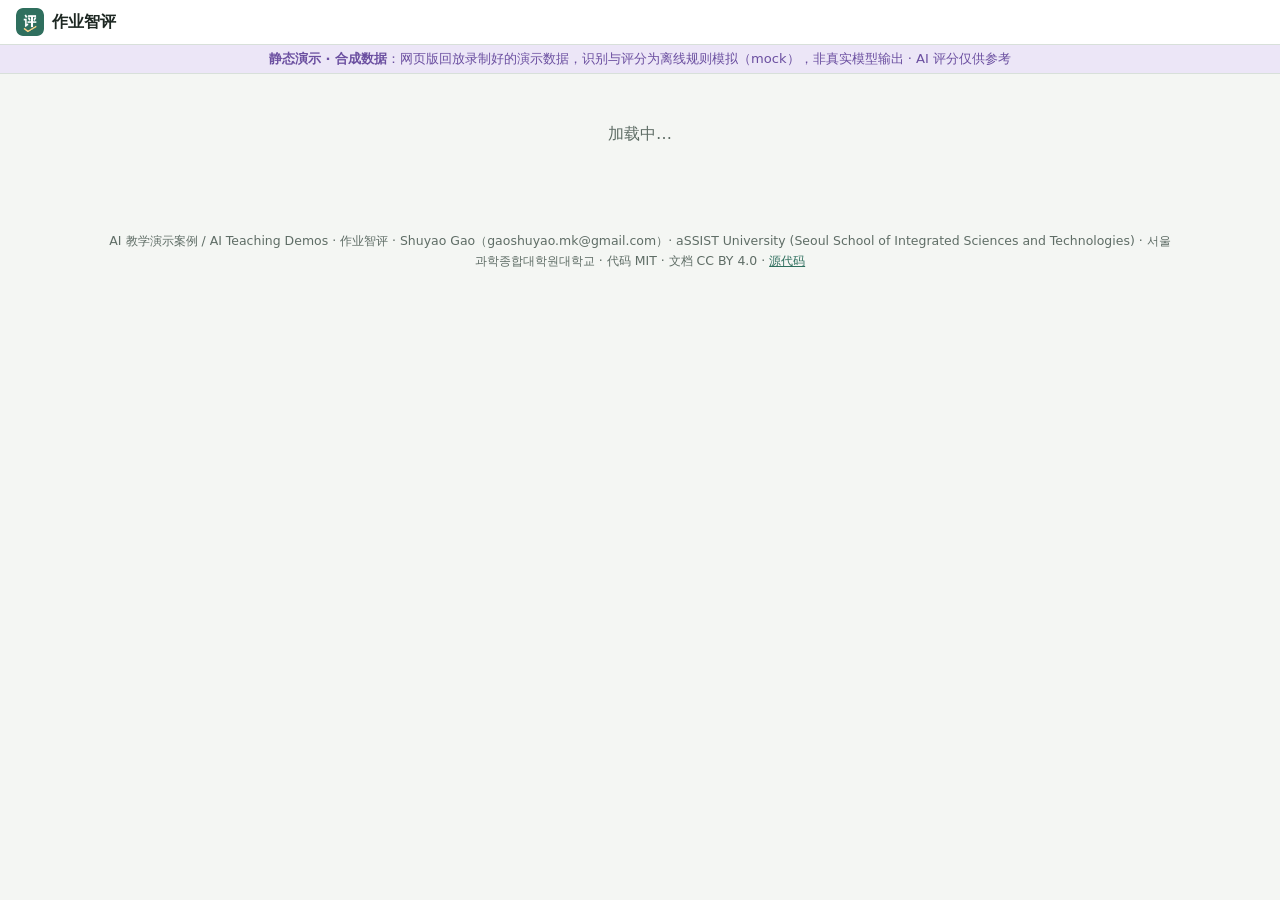
<file: index.html>
<!doctype html>
<html lang="zh-CN">
<head>
<meta charset="utf-8">
<meta name="viewport" content="width=device-width, initial-scale=1">
<title>作业智评 · 静态演示</title>
<!-- 仓库根目录的入口：GitHub Pages 打开 https://shuyaogao.github.io/homework-ai-grading-lab/ 时直接进入演示首页 -->
<meta http-equiv="refresh" content="0; url=play/index.html#/demo">
<link rel="canonical" href="play/index.html">
<link rel="icon" href="play/icons/icon-192.png" type="image/png">
<style>
  body { margin: 0; padding: 24px 16px; background: #f4f6f3; color: #1f2a26; font-family: "Microsoft YaHei", "PingFang SC", system-ui, sans-serif; line-height: 1.7; }
  a { color: #2f6f5e; }
</style>
</head>
<body>
<p>正在打开作业智评的在线演示（静态演示 · 合成数据）……</p>
<p>没有自动跳转的话，点这里：<a href="play/index.html#/demo">打开演示（play/index.html）</a></p>
<p>产品展示页：<a href="showcase/index.html">showcase/index.html</a></p>
</body>
</html>
</file>
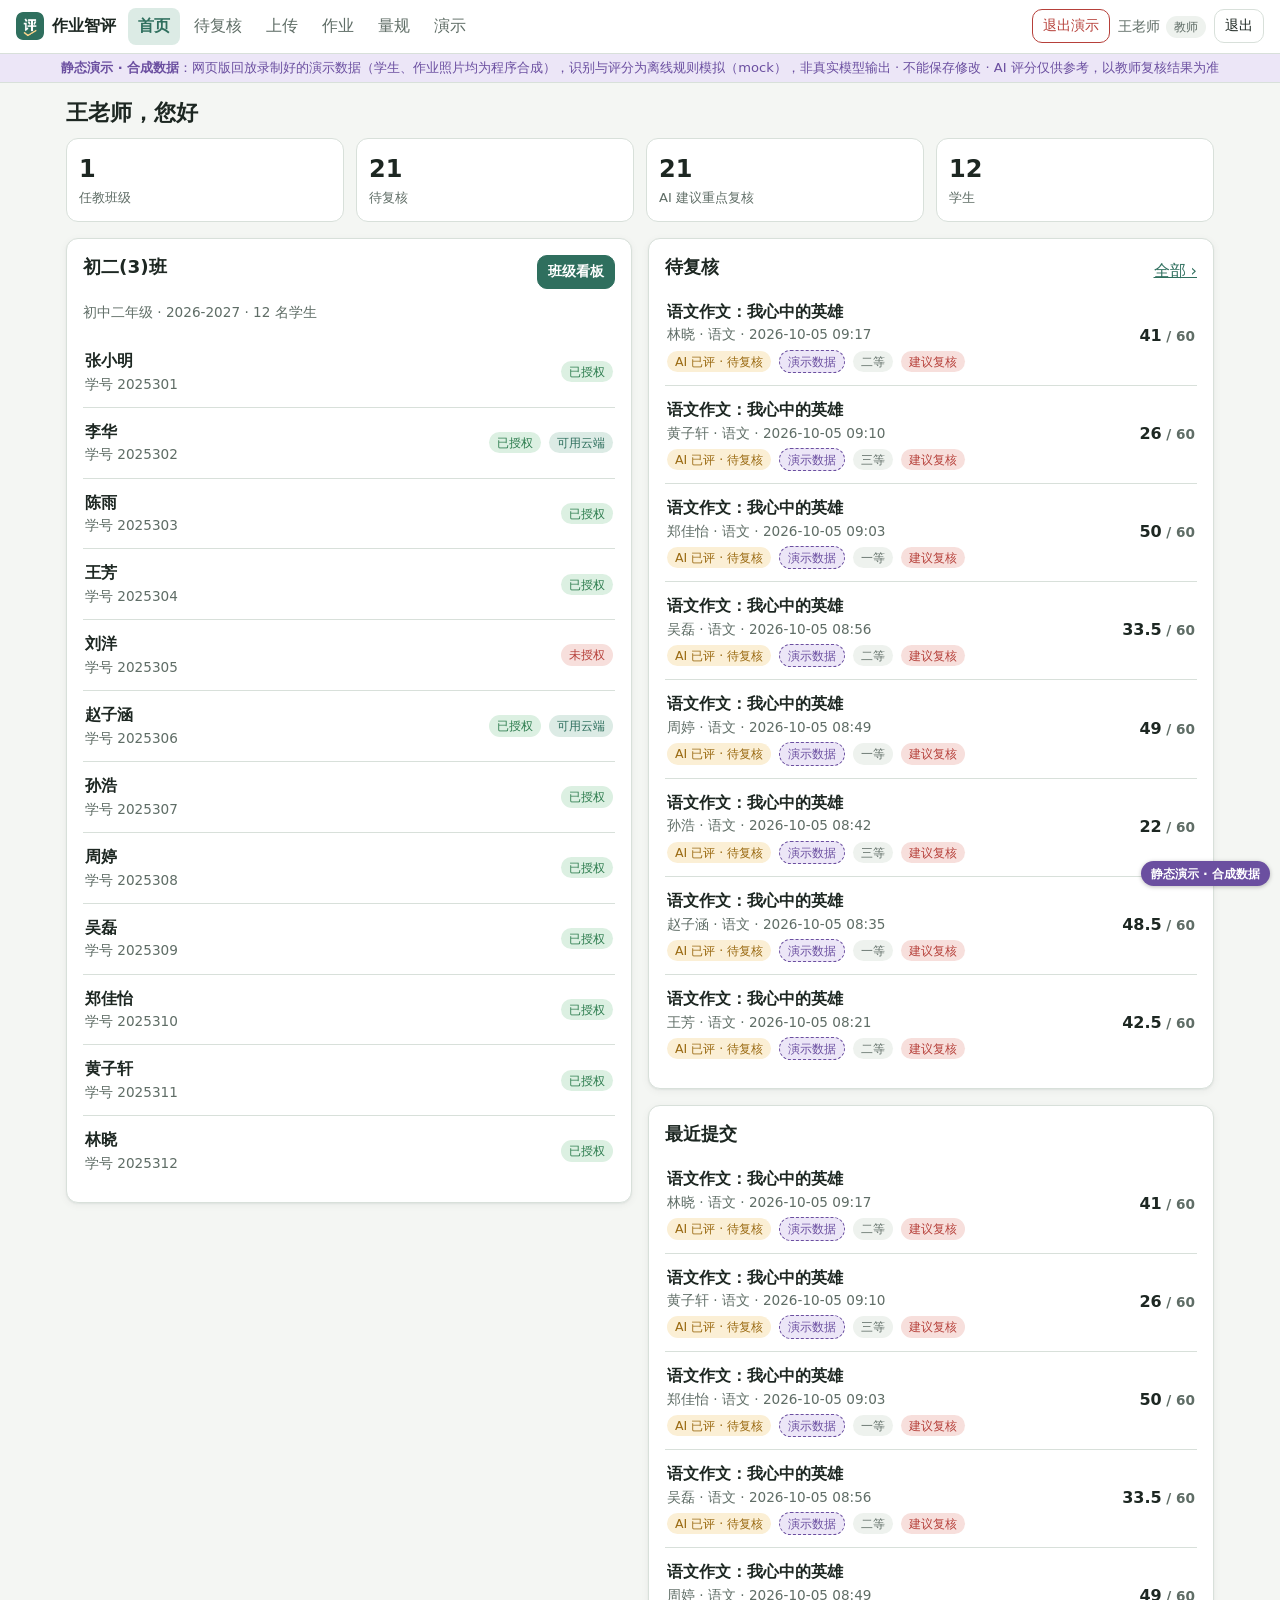
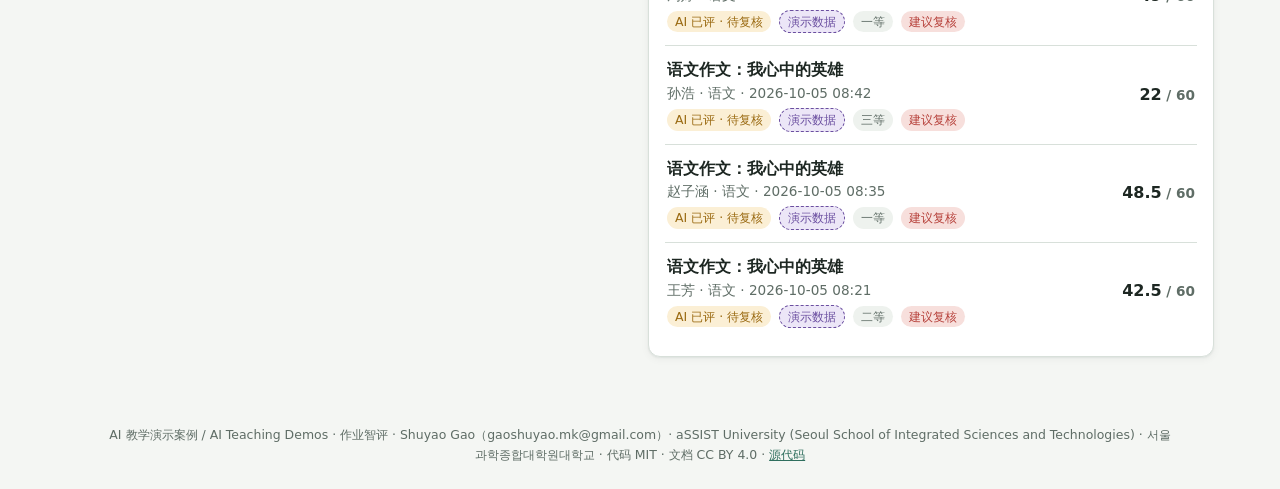
<file: play/index.html>
<!doctype html>
<html lang="zh-CN">
<head>
  <meta charset="utf-8">
  <meta name="viewport" content="width=device-width, initial-scale=1, viewport-fit=cover">
  <meta name="theme-color" content="#2f6f5e">
  <meta name="description" content="教育评价 AI 系统：拍照上传作业，手写识别与量规评分，教师复核，学生画像。">
  <title>作业智评 · 静态演示</title>
  <link rel="manifest" href="manifest.webmanifest">
  <link rel="icon" href="icons/icon-192.png" type="image/png">
  <link rel="apple-touch-icon" href="icons/icon-192.png">
  <link rel="stylesheet" href="css/app.css">
  <script src="mock/data.js"></script>
  <script src="mock/mock.js"></script>
  <script src="vendor/chart.umd.min.js" defer></script>
  <script type="module" src="js/app.js"></script>
  <style>
    body.static-demo::after { content: "静态演示 · 合成数据"; }
    .site-foot { max-width: 1100px; margin: 24px auto 0; padding: 12px 16px calc(84px + env(safe-area-inset-bottom)); font-size: .78rem; color: var(--muted, #667); text-align: center; line-height: 1.6; }
    @media (min-width: 900px) { .site-foot { padding-bottom: 24px; } }
  </style>
</head>
<body>
  <header class="topbar">
    <a class="brand" href="#/">
      <img src="icons/icon-192.png" alt="" width="28" height="28">
      <span>作业智评</span>
    </a>
    <nav class="topnav" id="topnav" aria-label="主导航"></nav>
    <div class="user" id="usermenu"></div>
  </header>
  <div class="ai-banner demo" role="note"><b>静态演示 · 合成数据</b>：网页版回放录制好的演示数据，识别与评分为离线规则模拟（mock），非真实模型输出 · AI 评分仅供参考</div>
  <main id="app" tabindex="-1">
    <div class="loading">加载中…</div>
  </main>
  <footer class="site-foot">AI 教学演示案例 / AI Teaching Demos · 作业智评 · Shuyao Gao（gaoshuyao.mk@gmail.com）· aSSIST University (Seoul School of Integrated Sciences and Technologies) · 서울과학종합대학원대학교 · 代码 MIT · 文档 CC BY 4.0 · <a href="https://github.com/ShuyaoGao/homework-ai-grading-lab">源代码</a></footer>
  <nav class="tabbar" id="tabbar" aria-label="底部导航"></nav>
  <div id="toast" class="toast" role="status" aria-live="polite"></div>
  <noscript>本系统需要启用 JavaScript。</noscript>
</body>
</html>
</file>
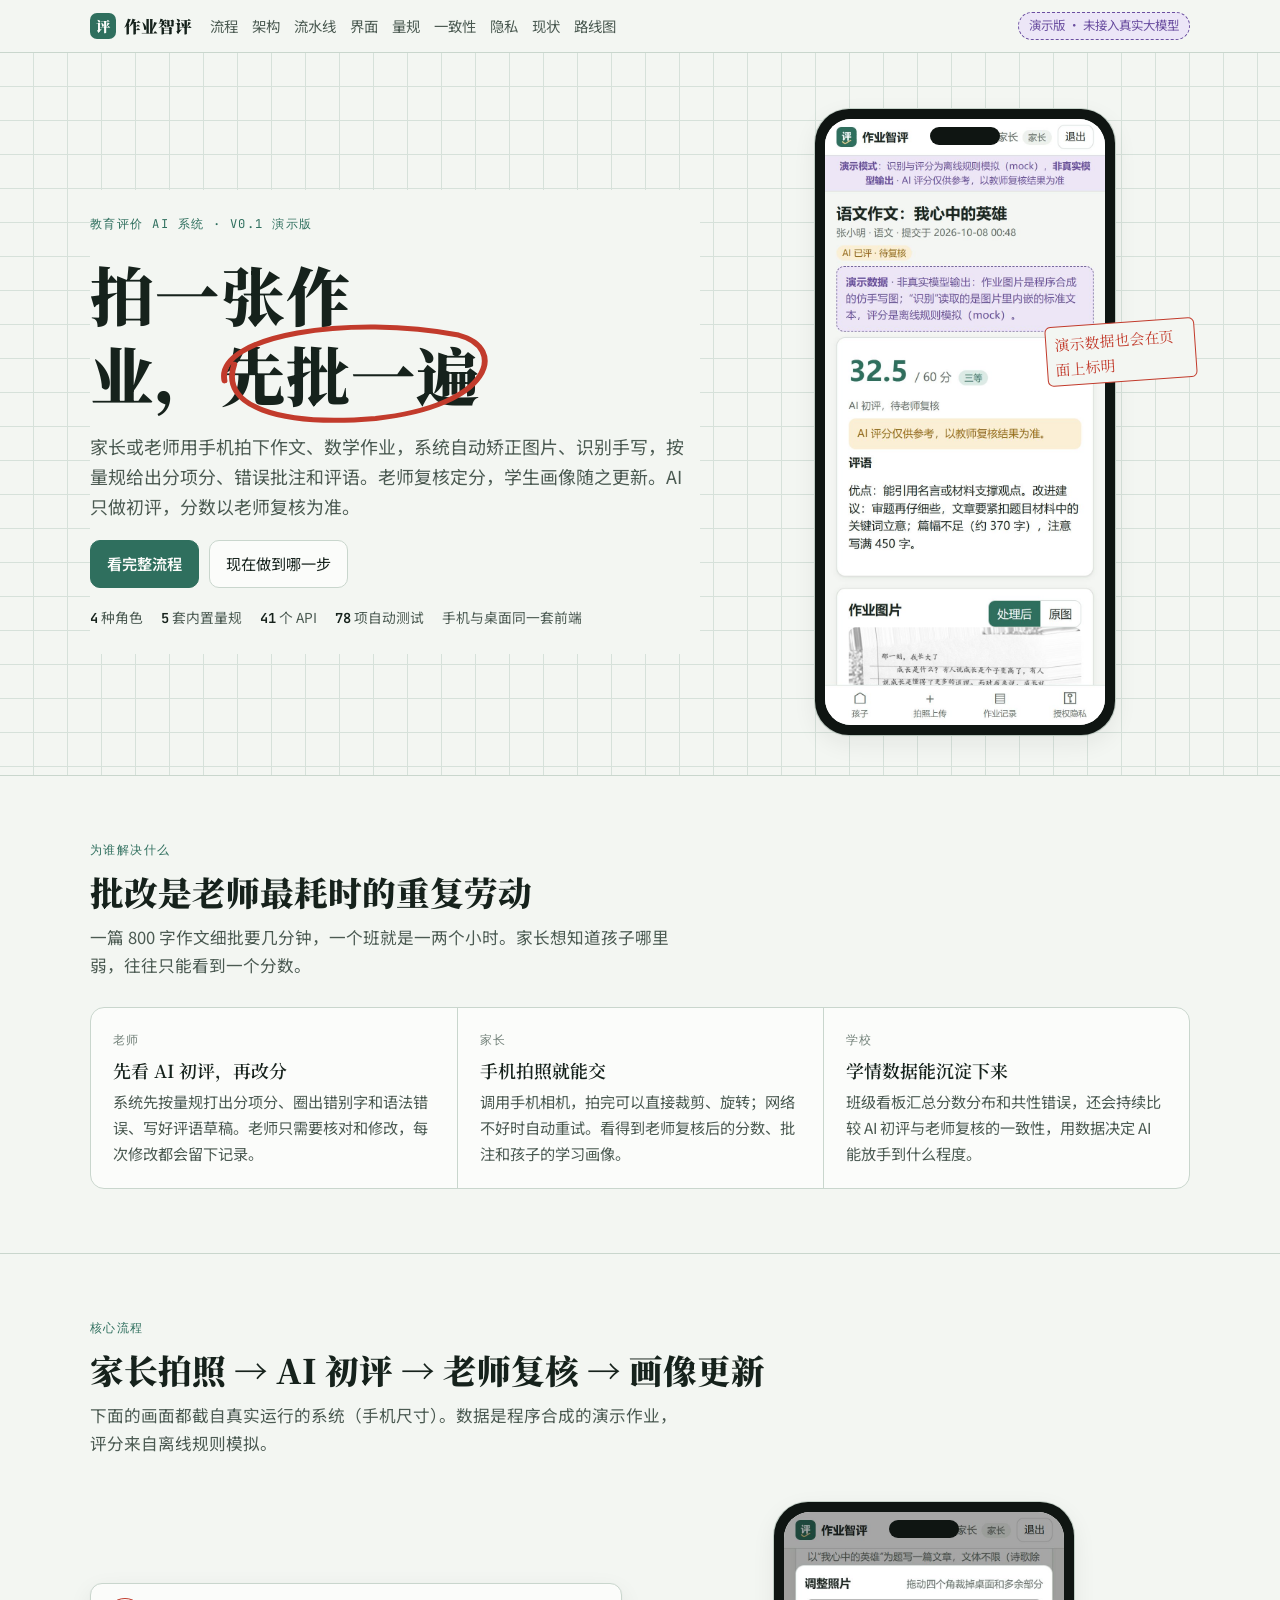
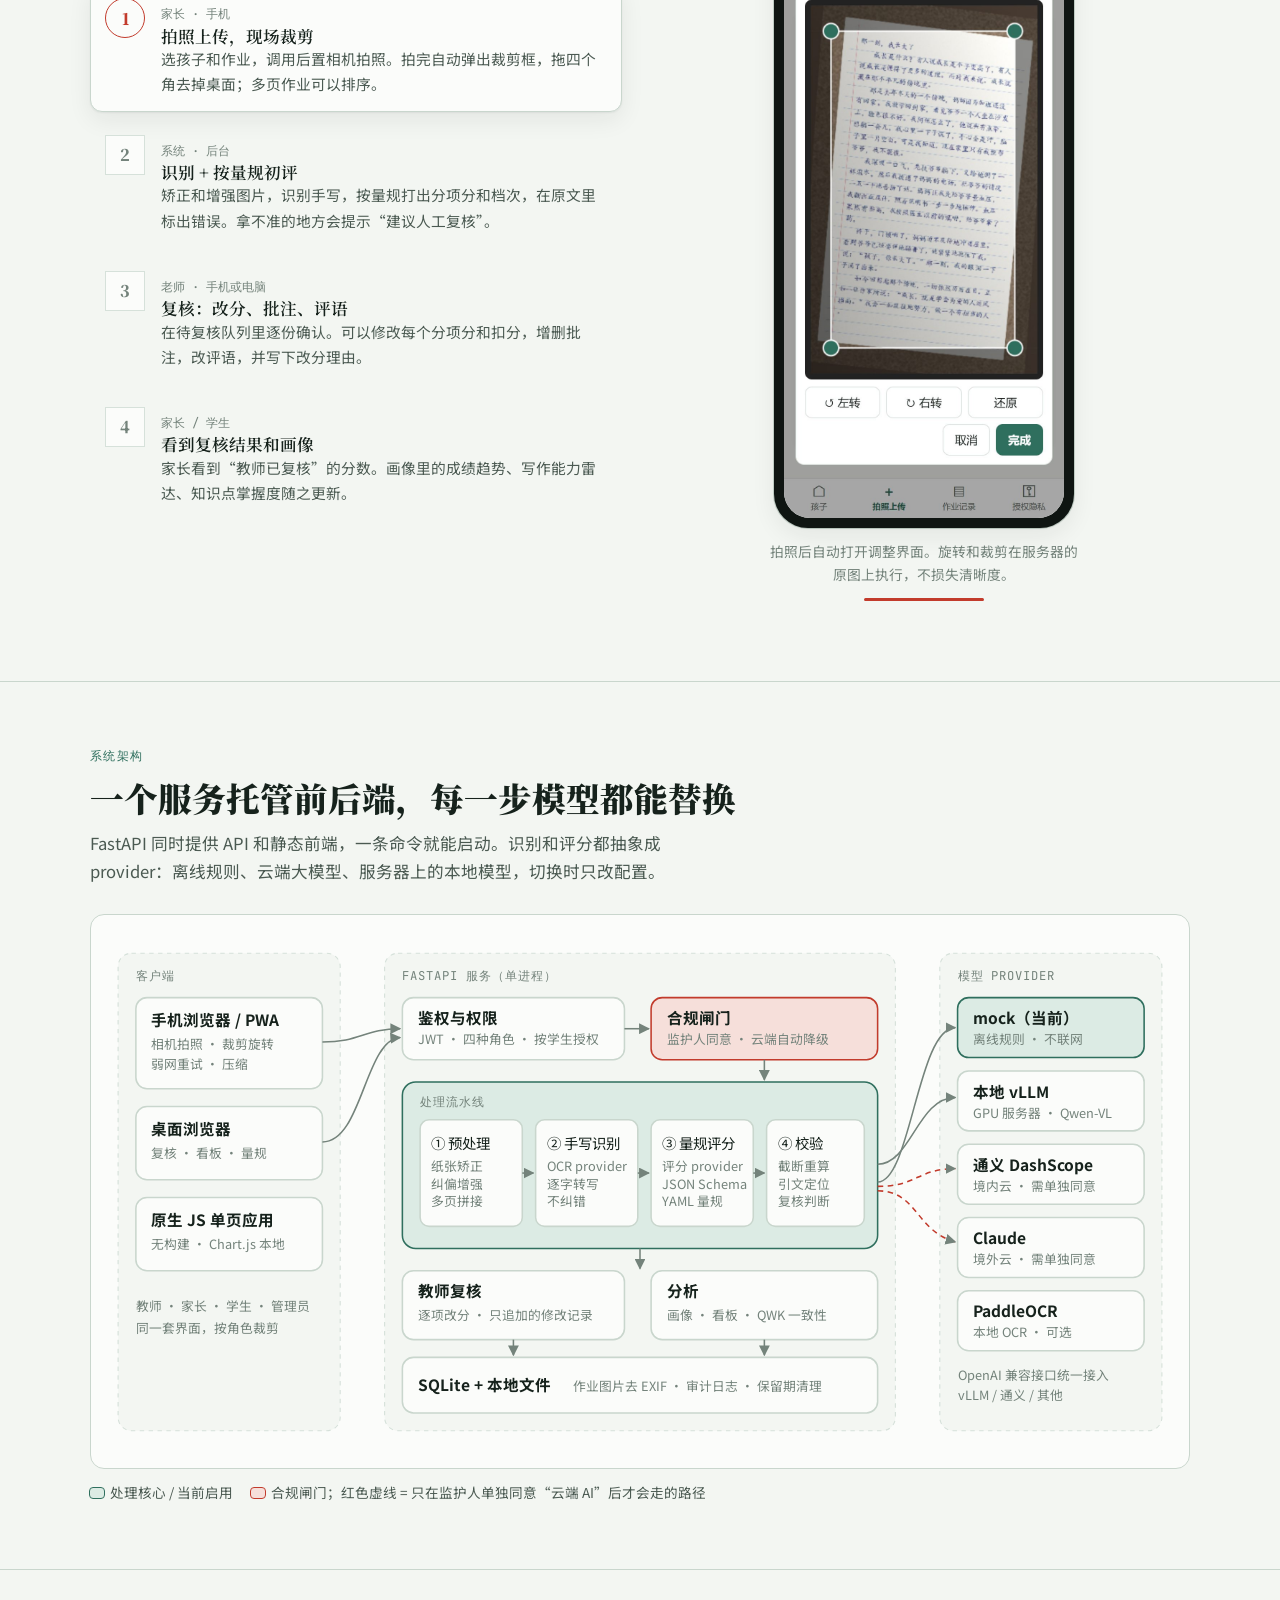
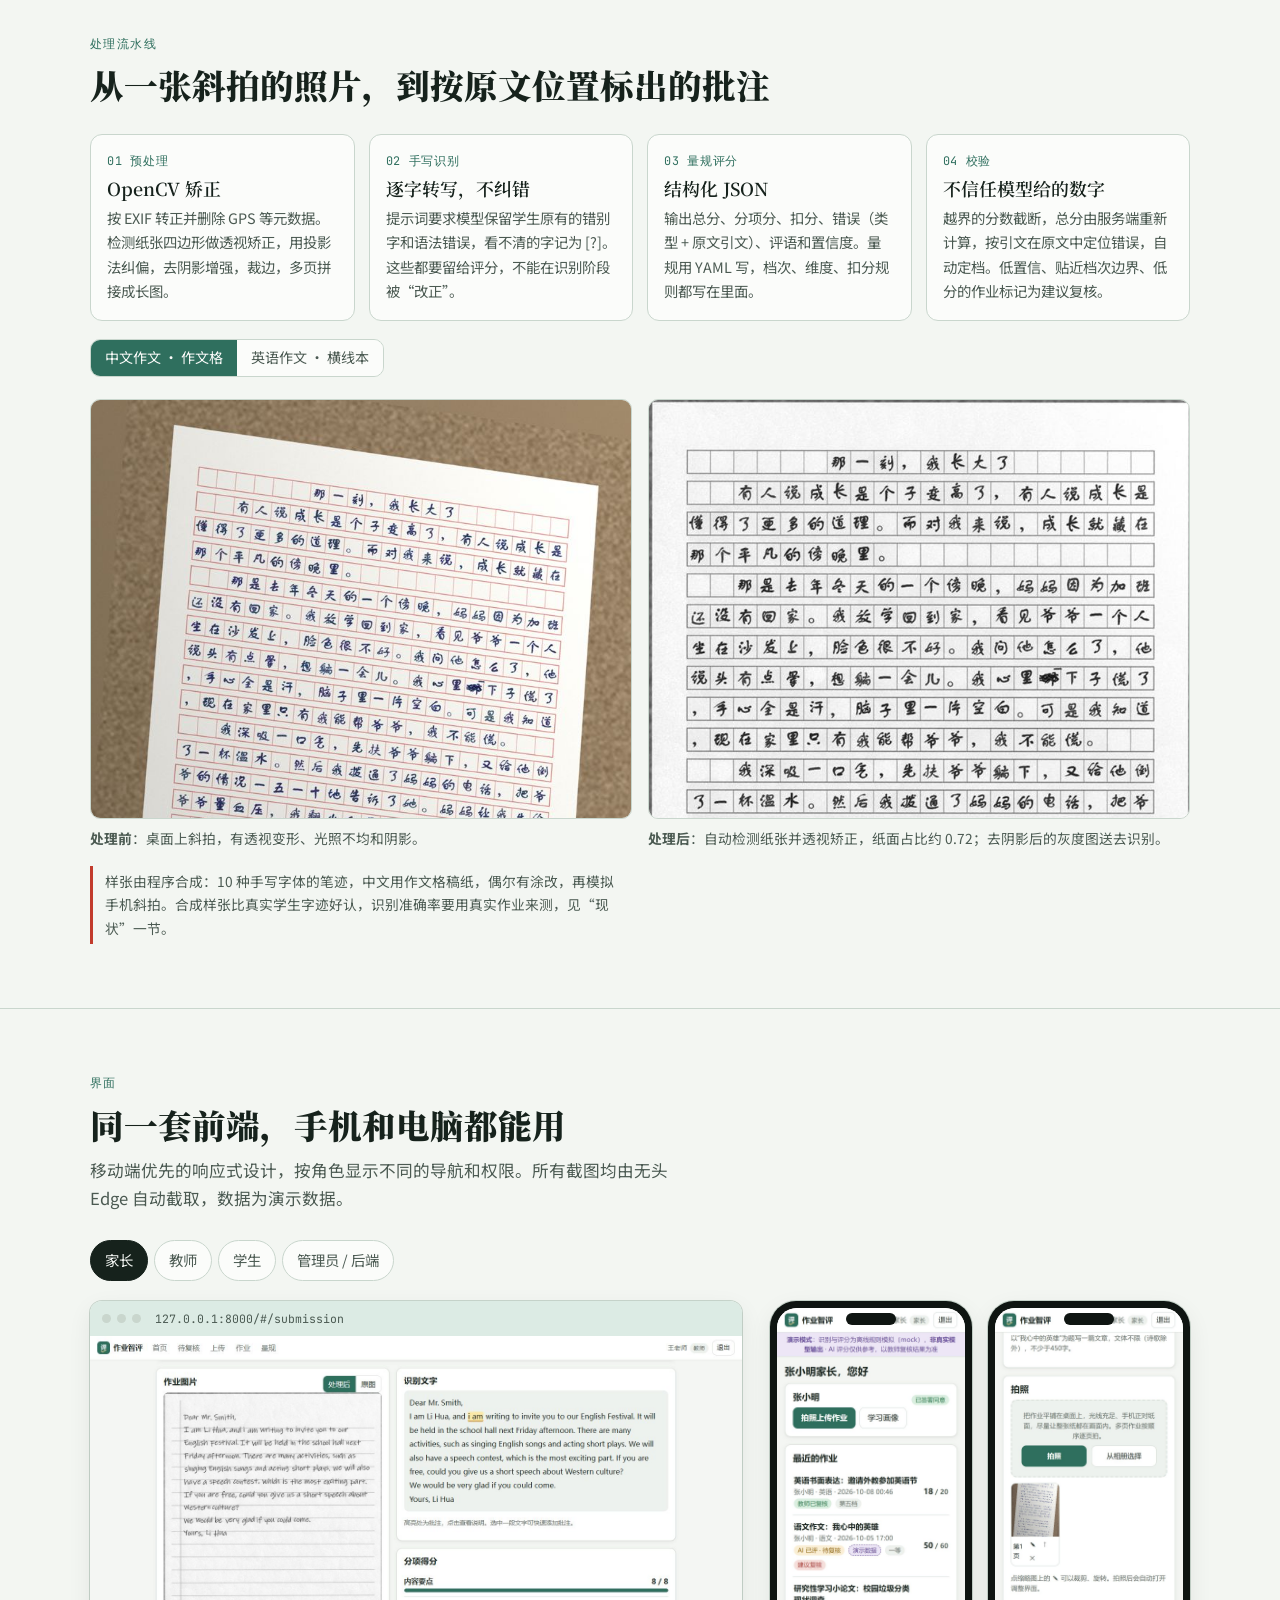
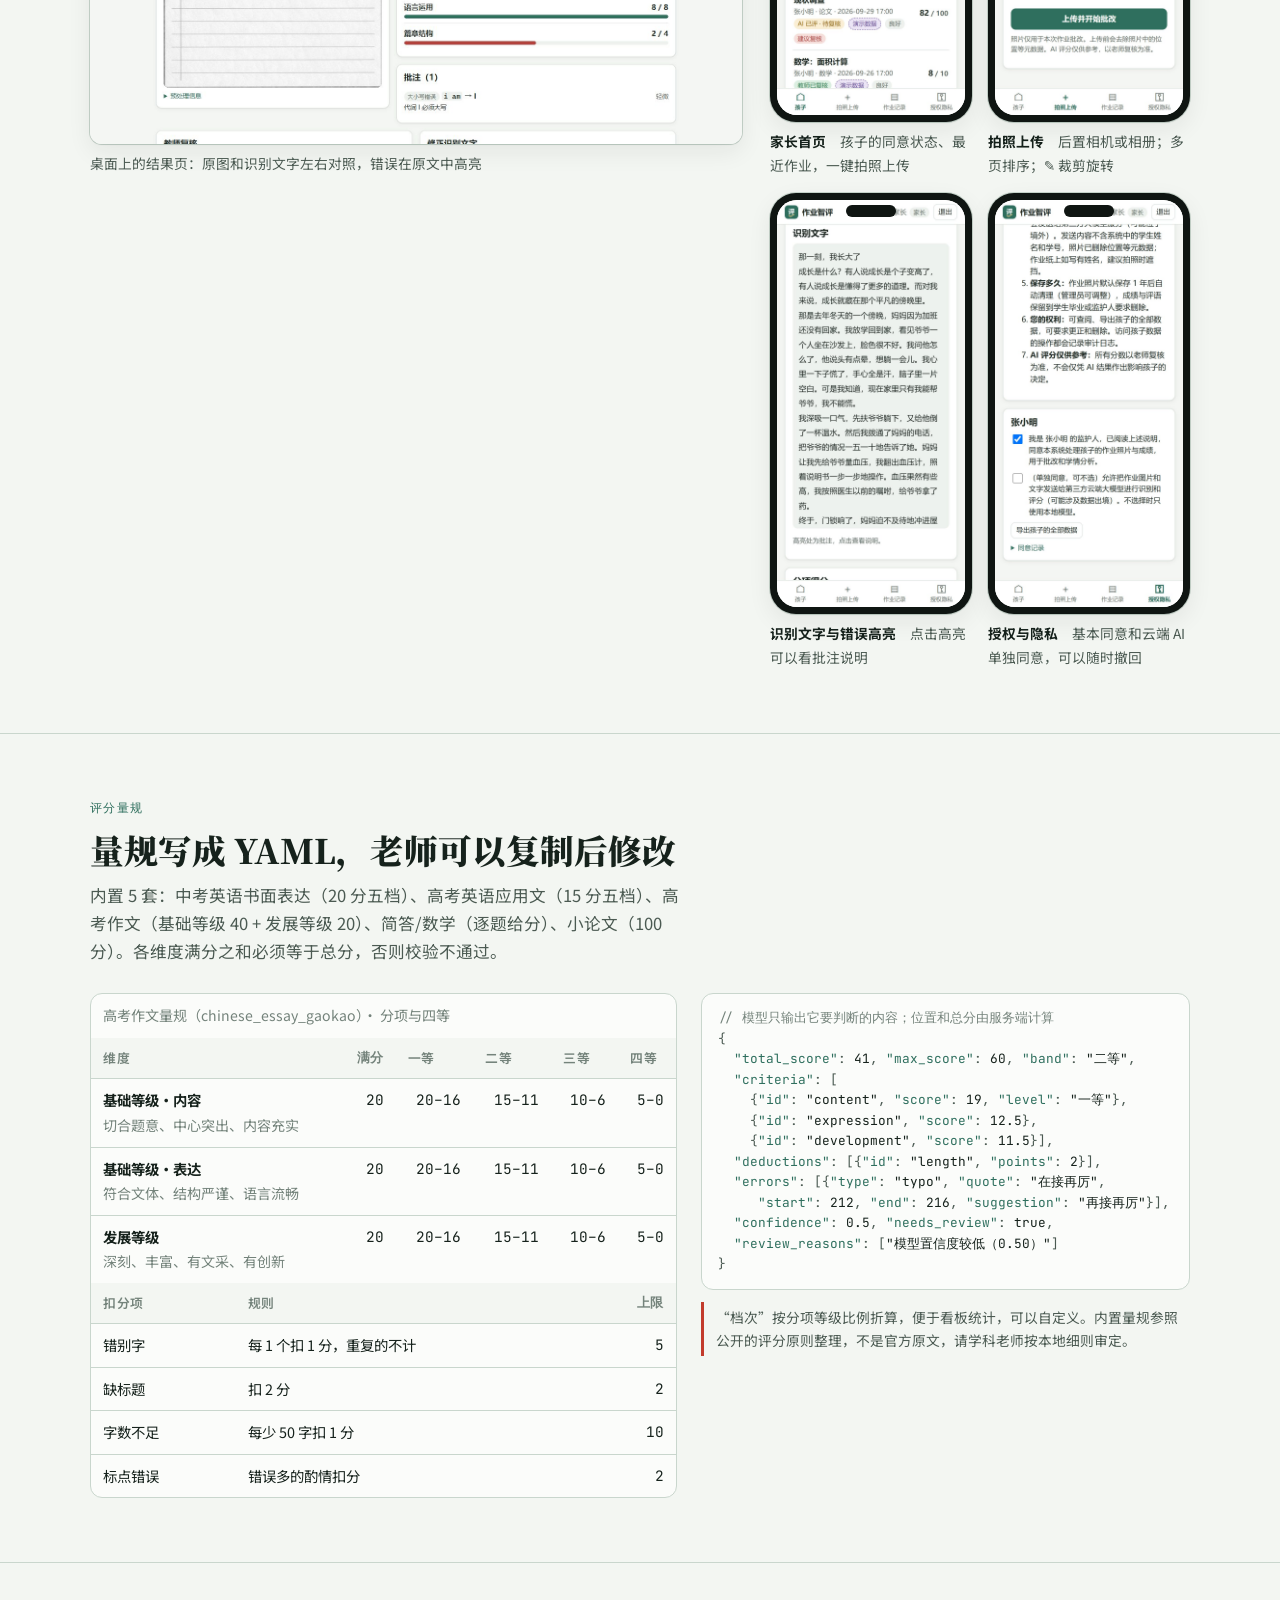
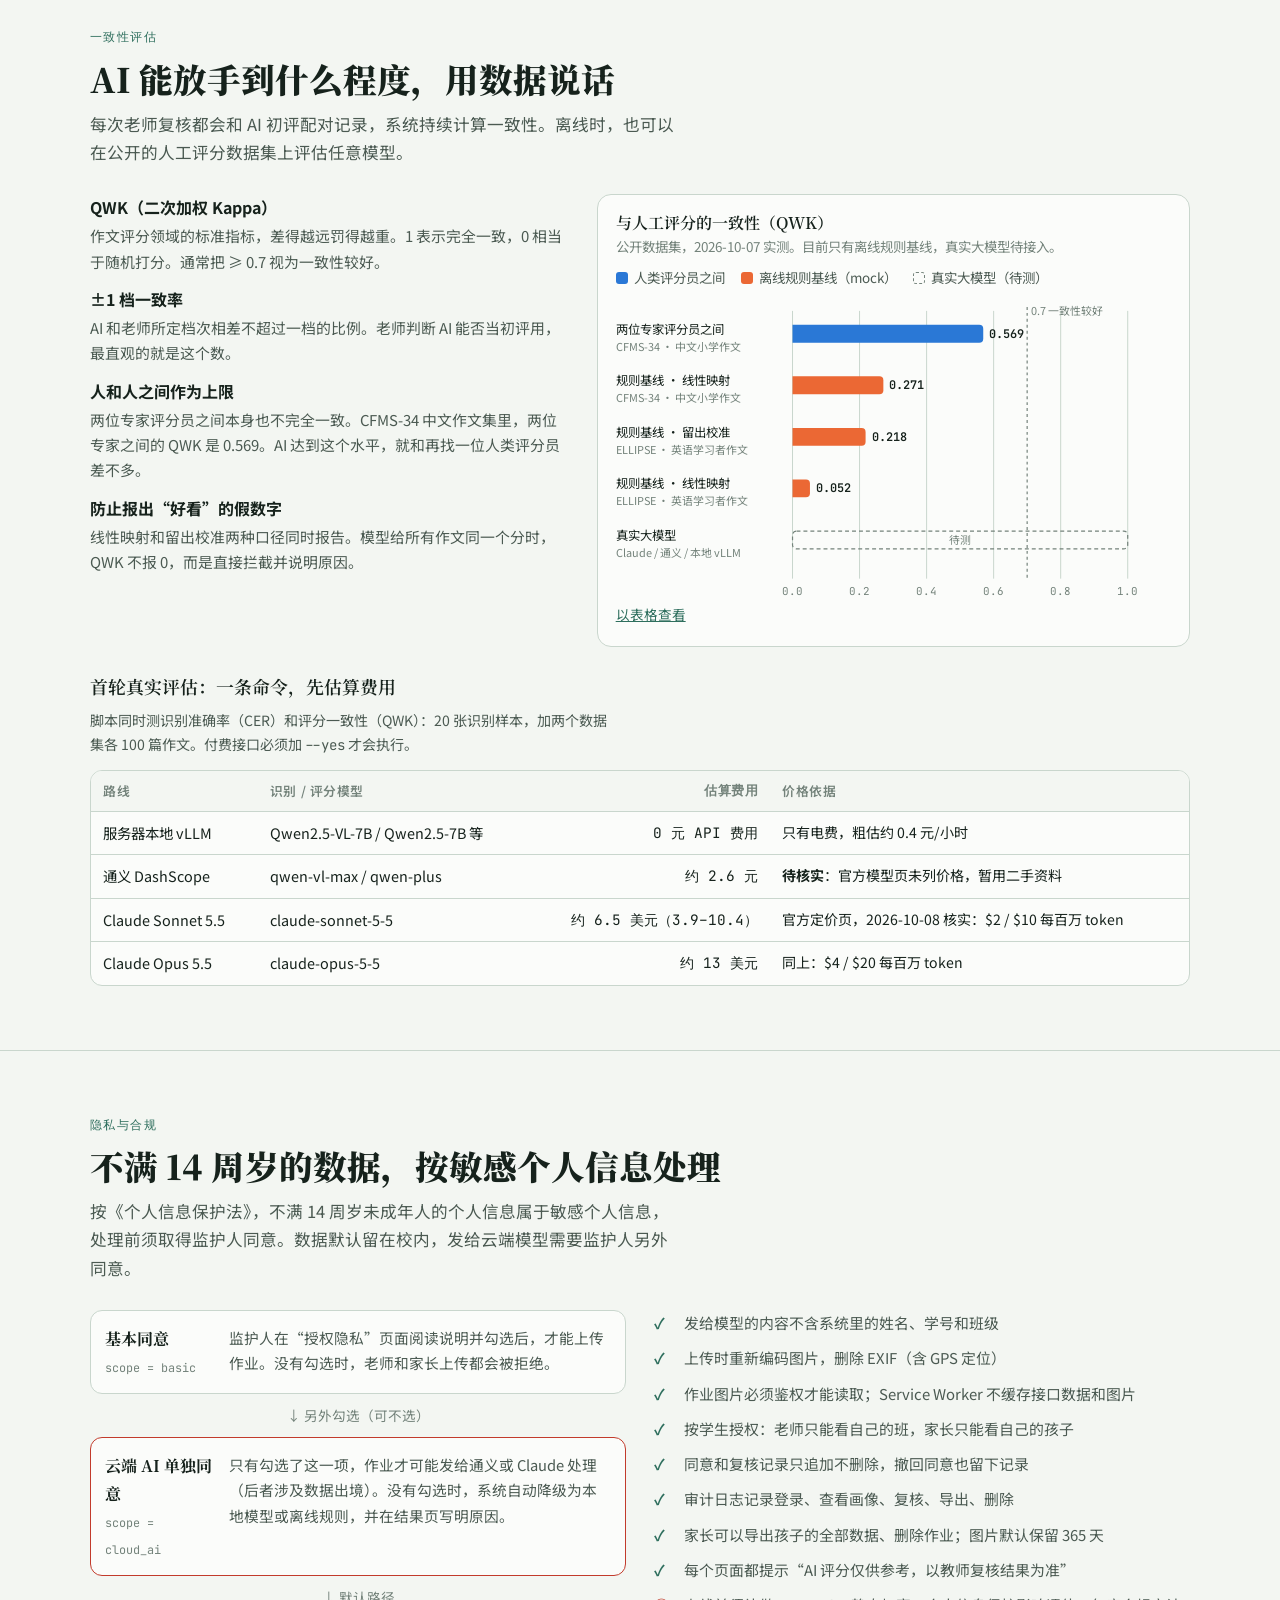
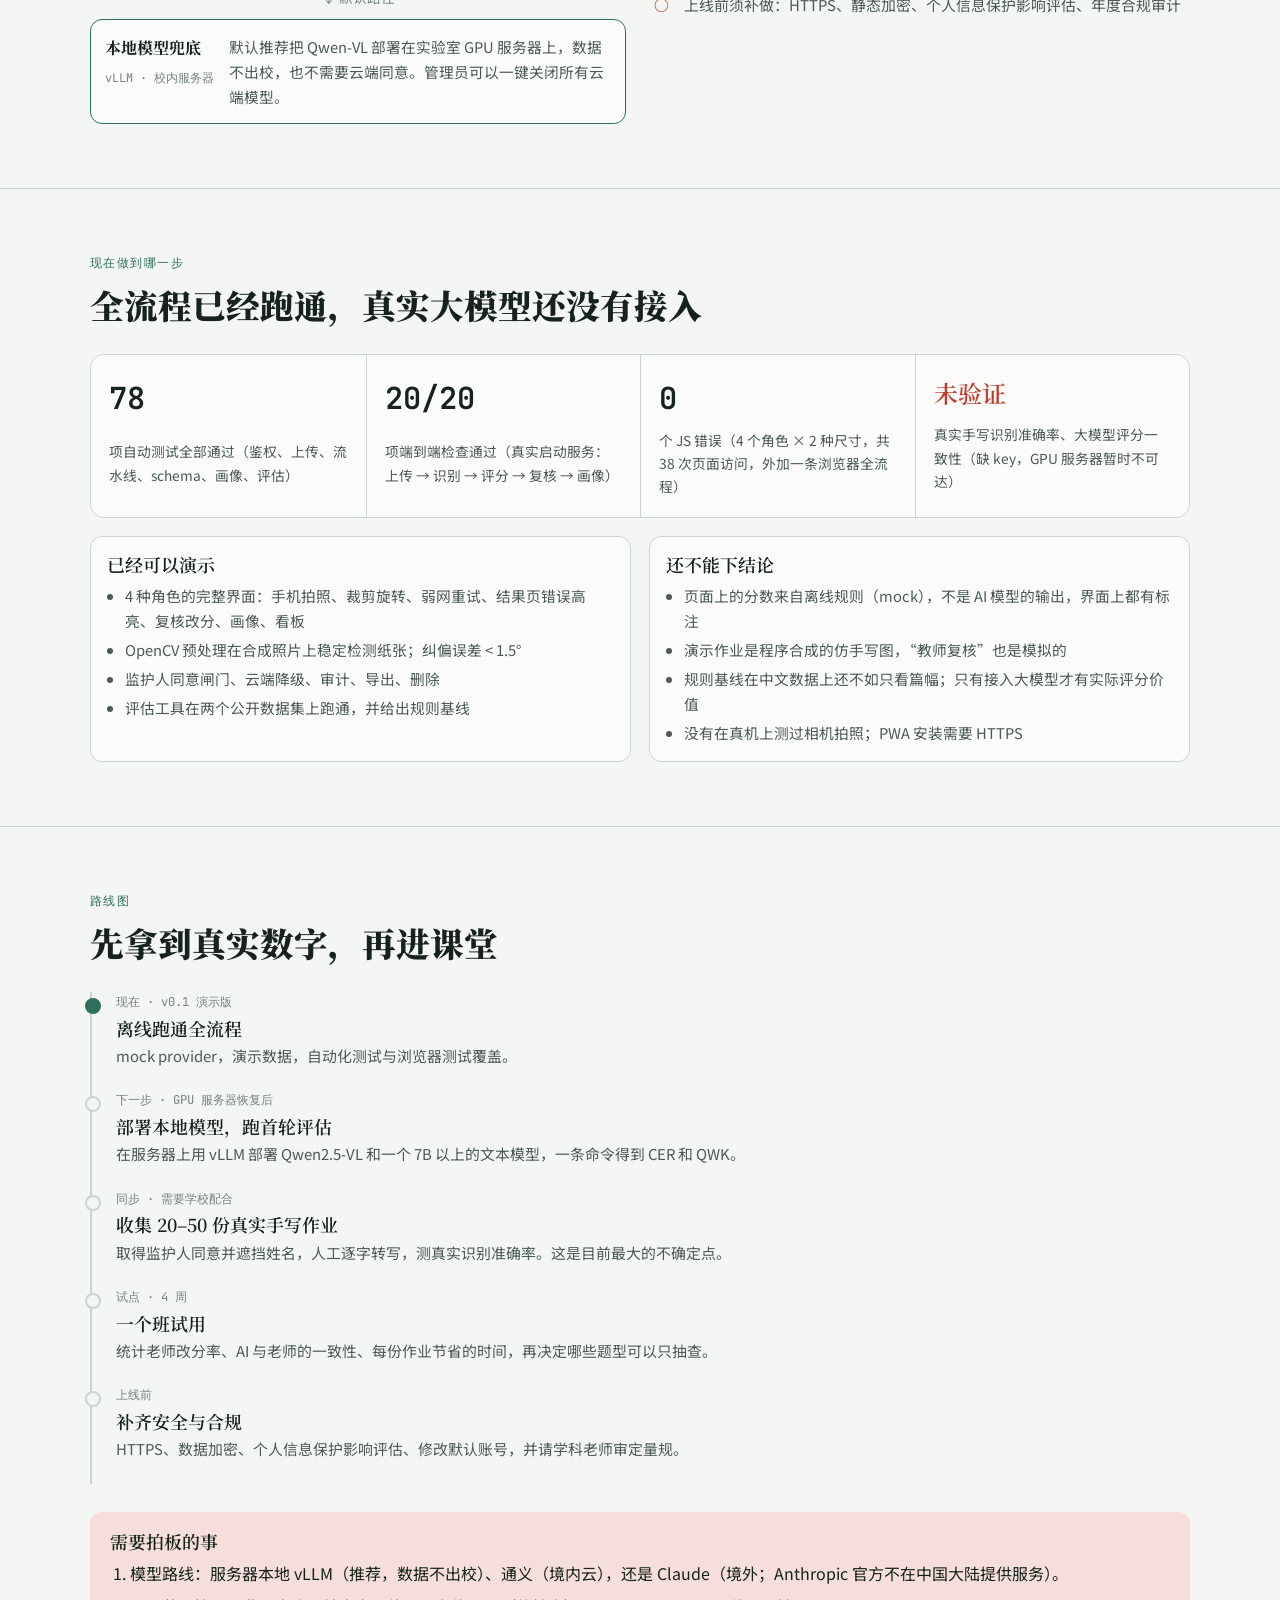
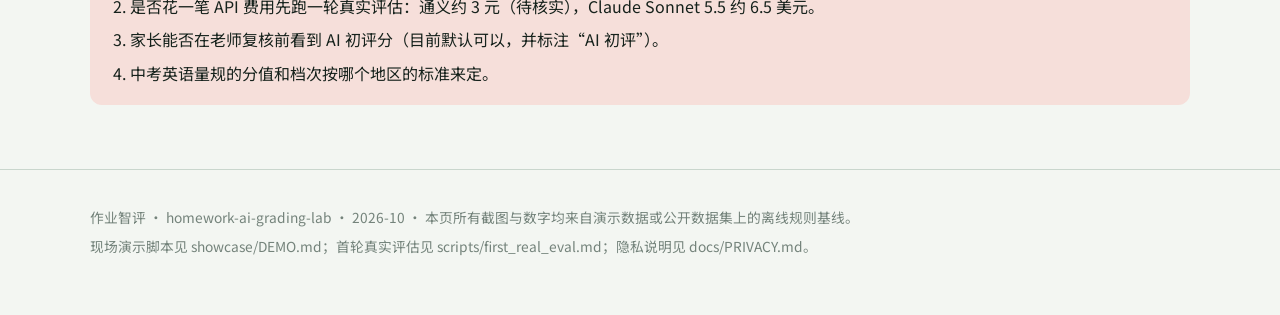
<file: showcase/index.html>
<!doctype html>
<html lang="zh-CN">
<head>
<meta charset="utf-8">
<meta name="viewport" content="width=device-width, initial-scale=1, viewport-fit=cover">
<!-- 由 showcase/build.py 从 page.html 生成；离线打开时 Google Fonts 加载失败会自动用系统字体 -->
<title>作业智评</title>
<link rel="preconnect" href="https://fonts.googleapis.com">
<link rel="preconnect" href="https://fonts.gstatic.com" crossorigin>
<link rel="stylesheet" href="https://fonts.googleapis.com/css2?family=Noto+Serif+SC:wght@600;900&family=Noto+Sans+SC:wght@400;500;700&family=JetBrains+Mono:wght@400;600&display=swap">
<style>
/* 版式概念：作文稿纸。浅灰绿“纸面”+ 方格线母题，墨绿是品牌墨水，朱红只用于“老师批注”式的圈画与强调。
   单栏阅读宽度 + 截图画廊；手机截图装进手机外框，桌面截图装进浏览器外框。 */
:root {
  --paper: #f3f6f2;
  --sheet: #fbfcfa;
  --ink: #16221c;
  --ink-2: #4b5a52;
  --ink-3: #74837b;
  --grid: #d6e1da;
  --rule: #c9d6cd;
  --brand: #2f6f5e;
  --brand-soft: #dcebe4;
  --redpen: #c23b2c;
  --redpen-soft: #f6dfda;
  --demo: #6b4fa0;
  --demo-soft: #ece6f7;
  --s1: #2a78d6;  /* 图表系列 1：人工评分 */
  --s2: #eb6834;  /* 图表系列 2：规则基线 */
  --shadow: 0 1px 2px rgba(22,34,28,.06), 0 8px 24px rgba(22,34,28,.07);
  --display: "Noto Serif SC", "Songti SC", "STSong", "SimSun", serif;
  --body: "Noto Sans SC", "PingFang SC", "Microsoft YaHei", "Hiragino Sans GB", system-ui, sans-serif;
  --mono: "JetBrains Mono", ui-monospace, "Cascadia Mono", Consolas, monospace;
  --measure: 66ch;
  color-scheme: light;
}
@media (prefers-color-scheme: dark) {
  :root:not([data-theme="light"]) {
    --paper: #111815; --sheet: #18201c; --ink: #e3ece6; --ink-2: #a9b8af; --ink-3: #82938a;
    --grid: #233029; --rule: #2d3b33; --brand: #6cc0a3; --brand-soft: #1f3a30;
    --redpen: #ef7d6c; --redpen-soft: #3c231f; --demo: #b9a2e6; --demo-soft: #2c2540;
    --s1: #3987e5; --s2: #d95926; --shadow: none; color-scheme: dark;
  }
}
:root[data-theme="dark"] {
  --paper: #111815; --sheet: #18201c; --ink: #e3ece6; --ink-2: #a9b8af; --ink-3: #82938a;
  --grid: #233029; --rule: #2d3b33; --brand: #6cc0a3; --brand-soft: #1f3a30;
  --redpen: #ef7d6c; --redpen-soft: #3c231f; --demo: #b9a2e6; --demo-soft: #2c2540;
  --s1: #3987e5; --s2: #d95926; --shadow: none; color-scheme: dark;
}

* { box-sizing: border-box; }
body { margin: 0; background: var(--paper); color: var(--ink); font-family: var(--body); font-size: 16px; line-height: 1.7; }
.wrap { max-width: 1140px; margin: 0 auto; padding-inline: 20px; }
h1, h2, h3 { font-family: var(--display); text-wrap: balance; line-height: 1.25; margin: 0; }
h2 { font-size: clamp(1.5rem, 1.1rem + 1.4vw, 2.1rem); font-weight: 900; }
h3 { font-size: 1.12rem; font-weight: 600; }
p { margin: 0; }
a { color: var(--brand); }
img { max-width: 100%; display: block; }
.eyebrow { font-family: var(--mono); font-size: .76rem; letter-spacing: .12em; text-transform: uppercase; color: var(--brand); }
.lede { color: var(--ink-2); max-width: var(--measure); font-size: 1.04rem; }
.muted { color: var(--ink-3); }
.small { font-size: .88rem; }
.mono { font-family: var(--mono); }
section { padding-block: 64px; border-top: 1px solid var(--rule); }
section > .wrap > header { display: grid; gap: 10px; margin-bottom: 28px; }
:focus-visible { outline: 2px solid var(--brand); outline-offset: 3px; border-radius: 4px; }

/* 顶部 */
.topbar { position: sticky; top: env(safe-area-inset-top, 0px); z-index: 10; background: color-mix(in srgb, var(--paper) 88%, transparent);
  backdrop-filter: blur(8px); border-bottom: 1px solid var(--rule); }
.topbar .wrap { display: flex; align-items: center; gap: 18px; min-height: 52px; }
.brandmark { display: flex; align-items: center; gap: 8px; font-family: var(--display); font-weight: 900; font-size: 1.05rem; color: var(--ink); text-decoration: none; }
.brandmark i { width: 26px; height: 26px; border-radius: 7px; background: var(--brand); color: var(--sheet); display: grid; place-items: center; font-style: normal; font-size: .9rem; }
.topnav { display: flex; gap: 14px; overflow-x: auto; font-size: .9rem; scrollbar-width: none; }
.topnav a { color: var(--ink-2); text-decoration: none; white-space: nowrap; }
.topnav a:hover { color: var(--brand); }
.demo-pill { margin-left: auto; white-space: nowrap; font-size: .78rem; padding: 2px 10px; border-radius: 99px; background: var(--demo-soft); color: var(--demo); border: 1px dashed var(--demo); }

/* 首屏：作文稿纸母题 */
.hero { padding-block: 56px 40px; border-top: 0;
  background-image: linear-gradient(var(--grid) 1px, transparent 1px), linear-gradient(90deg, var(--grid) 1px, transparent 1px);
  background-size: 34px 34px; background-position: -1px -1px; }
.hero .wrap { display: grid; grid-template-columns: minmax(0, 1.15fr) minmax(0, .85fr); gap: 40px; align-items: center; }
.hero-copy { background: var(--paper); padding: 24px 0; display: grid; gap: 18px; }
.hero h1 { font-size: clamp(2.3rem, 1.4rem + 3.6vw, 4rem); font-weight: 900; letter-spacing: .02em; }
.hero h1 .mark { position: relative; white-space: nowrap; }
.hero h1 .mark svg { position: absolute; left: -6%; top: -18%; width: 112%; height: 136%; pointer-events: none; overflow: visible; }
.hero h1 .mark path { fill: none; stroke: var(--redpen); stroke-width: 2.4; stroke-linecap: round; }
.hero .lede { font-size: 1.12rem; }
.cta { display: flex; flex-wrap: wrap; gap: 10px; }
.btn { display: inline-flex; align-items: center; gap: 6px; padding: 10px 16px; border-radius: 10px; border: 1px solid var(--rule); background: var(--sheet); color: var(--ink); text-decoration: none; font-size: .95rem; }
.btn.primary { background: var(--brand); border-color: var(--brand); color: var(--sheet); font-weight: 600; }
.facts { display: flex; flex-wrap: wrap; gap: 8px 18px; font-size: .86rem; color: var(--ink-2); }
.facts b { font-family: var(--mono); color: var(--ink); font-weight: 600; }

/* 设备外框 */
.phone { width: min(300px, 78vw); margin: 0 auto; border-radius: 34px; padding: 10px; background: #0f1512; box-shadow: var(--shadow), 0 0 0 1px var(--rule); position: relative; }
.phone img { border-radius: 26px; width: 100%; height: auto; aspect-ratio: 390 / 844; object-fit: cover; object-position: top; background: var(--sheet); }
.phone::before { content: ""; position: absolute; top: 18px; left: 50%; width: 70px; height: 18px; margin-left: -35px; background: #0f1512; border-radius: 10px; z-index: 1; }
.browser { border-radius: 12px; overflow: hidden; background: var(--sheet); box-shadow: var(--shadow), 0 0 0 1px var(--rule); }
.browser .bar { display: flex; gap: 6px; align-items: center; padding: 8px 12px; background: var(--brand-soft); font-family: var(--mono); font-size: .72rem; color: var(--ink-2); }
.browser .bar span { width: 9px; height: 9px; border-radius: 50%; background: var(--rule); }
.browser .bar em { font-style: normal; margin-left: 8px; overflow: hidden; text-overflow: ellipsis; white-space: nowrap; }
.browser img { width: 100%; height: auto; aspect-ratio: 1440 / 900; object-fit: cover; object-position: top; }
.hero-phone { position: relative; }
.hero-note { position: absolute; right: -6px; top: 34%; max-width: 150px; font-family: var(--display); font-size: .92rem; color: var(--redpen);
  transform: rotate(-4deg); background: var(--paper); padding: 4px 8px; border: 1.5px solid var(--redpen); border-radius: 6px; }

/* 痛点 */
.pain { display: grid; grid-template-columns: repeat(3, minmax(0, 1fr)); gap: 0; border: 1px solid var(--rule); border-radius: 14px; overflow: hidden; background: var(--sheet); }
.pain > div { padding: 22px; display: grid; gap: 8px; align-content: start; }
.pain > div + div { border-left: 1px solid var(--rule); }
.pain .who { font-family: var(--mono); font-size: .75rem; letter-spacing: .1em; color: var(--ink-3); }
.pain p { color: var(--ink-2); font-size: .95rem; }

/* 流程轮播 */
.flow { display: grid; grid-template-columns: minmax(0, 1fr) minmax(0, 1fr); gap: 36px; align-items: center; }
.steps { display: grid; gap: 8px; counter-reset: s; }
.step { display: grid; grid-template-columns: 44px minmax(0, 1fr); gap: 12px; text-align: left; padding: 14px; border-radius: 12px; border: 1px solid transparent;
  background: none; color: inherit; font: inherit; cursor: pointer; }
.step:hover { background: var(--sheet); }
.step[aria-selected="true"] { background: var(--sheet); border-color: var(--rule); box-shadow: var(--shadow); }
.step .n { width: 40px; height: 40px; border: 1.5px solid var(--grid); display: grid; place-items: center; font-family: var(--display); font-weight: 900; color: var(--ink-3); background: var(--sheet); }
.step[aria-selected="true"] .n { border-color: var(--redpen); color: var(--redpen); border-radius: 50%; }
.step h3 { font-size: 1.04rem; }
.step p { color: var(--ink-2); font-size: .92rem; }
.step .who { font-size: .76rem; color: var(--ink-3); font-family: var(--mono); }
.flow-stage { display: grid; justify-items: center; gap: 12px; }
.flow-stage figcaption { font-size: .86rem; color: var(--ink-3); text-align: center; max-width: 320px; }
.progress { width: 120px; height: 3px; background: var(--rule); border-radius: 3px; overflow: hidden; }
.progress i { display: block; height: 100%; width: 0; background: var(--redpen); }
.progress.run i { animation: fill 5.5s linear forwards; }
@keyframes fill { to { width: 100%; } }

/* 架构图 */
.diagram { overflow-x: auto; background: var(--sheet); border: 1px solid var(--rule); border-radius: 14px; padding: 16px; }
.diagram svg { min-width: 760px; width: 100%; height: auto; display: block; }
.d-box { fill: var(--sheet); stroke: var(--rule); stroke-width: 1.4; }
.d-zone { fill: var(--paper); stroke: var(--grid); stroke-width: 1; stroke-dasharray: 4 4; }
.d-key { fill: var(--brand-soft); stroke: var(--brand); stroke-width: 1.4; }
.d-red { fill: var(--redpen-soft); stroke: var(--redpen); stroke-width: 1.4; }
.d-t { fill: var(--ink); font-family: var(--body); font-size: 13px; }
.d-tb { fill: var(--ink); font-family: var(--body); font-size: 14px; font-weight: 700; }
.d-ts { fill: var(--ink-3); font-family: var(--body); font-size: 11.5px; }
.d-tz { fill: var(--ink-3); font-family: var(--mono); font-size: 11px; letter-spacing: .08em; }
.d-line { stroke: var(--ink-3); stroke-width: 1.4; fill: none; }
.d-line.red { stroke: var(--redpen); stroke-dasharray: 5 4; }
.d-arrow { fill: var(--ink-3); }
.legend-row { display: flex; flex-wrap: wrap; gap: 8px 18px; margin-top: 12px; font-size: .85rem; color: var(--ink-2); }
.legend-row span { display: inline-flex; align-items: center; gap: 6px; }
.legend-row i { width: 14px; height: 10px; border-radius: 3px; display: inline-block; }

/* 流水线 */
.pipe { display: grid; grid-template-columns: repeat(4, minmax(0, 1fr)); gap: 14px; }
.pipe article { background: var(--sheet); border: 1px solid var(--rule); border-radius: 12px; padding: 16px; display: grid; gap: 6px; align-content: start; }
.pipe .k { font-family: var(--mono); font-size: .74rem; color: var(--brand); letter-spacing: .06em; }
.pipe p { font-size: .9rem; color: var(--ink-2); }
.beforeafter { display: grid; grid-template-columns: minmax(0, 1fr) minmax(0, 1fr); gap: 16px; margin-top: 22px; }
.beforeafter figure { margin: 0; display: grid; gap: 8px; }
.beforeafter img { border-radius: 10px; border: 1px solid var(--rule); width: 100%; height: 420px; object-fit: cover; object-position: top; background: var(--sheet); }
.beforeafter figcaption { font-size: .86rem; color: var(--ink-2); }
.ba-switch { display: inline-flex; border: 1px solid var(--rule); border-radius: 10px; overflow: hidden; margin-top: 18px; }
.ba-switch button { border: 0; background: var(--sheet); color: var(--ink-2); padding: 6px 14px; font: inherit; font-size: .88rem; cursor: pointer; }
.ba-switch button[aria-pressed="true"] { background: var(--brand); color: var(--sheet); }

/* 截图画廊 */
.tabs { display: flex; flex-wrap: wrap; gap: 6px; margin-bottom: 20px; }
.tabs button { border: 1px solid var(--rule); background: var(--sheet); color: var(--ink-2); padding: 7px 14px; border-radius: 99px; font: inherit; font-size: .9rem; cursor: pointer; }
.tabs button[aria-selected="true"] { background: var(--ink); color: var(--paper); border-color: var(--ink); }
.shots { display: grid; grid-template-columns: minmax(0, 1.55fr) minmax(0, 1fr); gap: 28px; align-items: start; }
.phones { display: grid; grid-template-columns: repeat(2, minmax(0, 1fr)); gap: 16px; }
.phones .phone { width: 100%; padding: 7px; border-radius: 26px; }
.phones .phone img { border-radius: 20px; }
.phones .phone::before { top: 12px; width: 50px; height: 12px; margin-left: -25px; }
figure.shot { margin: 0; display: grid; gap: 8px; }
figure.shot figcaption { font-size: .86rem; color: var(--ink-2); }
figure.shot figcaption b { color: var(--ink); }
.desks { display: grid; gap: 22px; }

/* 量规 */
.rubric { display: grid; grid-template-columns: minmax(0, 1.2fr) minmax(0, 1fr); gap: 24px; align-items: start; }
.tablebox { overflow-x: auto; background: var(--sheet); border: 1px solid var(--rule); border-radius: 12px; }
table { border-collapse: collapse; width: 100%; font-size: .9rem; }
th, td { text-align: left; padding: 9px 12px; border-bottom: 1px solid var(--rule); vertical-align: top; }
th { font-weight: 600; color: var(--ink-3); font-size: .8rem; letter-spacing: .04em; background: var(--paper); }
td.num, th.num { text-align: right; font-variant-numeric: tabular-nums; font-family: var(--mono); white-space: nowrap; }
tr:last-child td { border-bottom: 0; }
pre.code { margin: 0; background: var(--sheet); border: 1px solid var(--rule); border-radius: 12px; padding: 14px 16px; font-family: var(--mono); font-size: .8rem; line-height: 1.6;
  overflow-x: auto; color: var(--ink-2); max-height: 440px; }
pre.code .k { color: var(--brand); } pre.code .s { color: var(--ink); } pre.code .c { color: var(--ink-3); }
.note { font-size: .86rem; color: var(--ink-2); border-left: 3px solid var(--redpen); padding: 4px 0 4px 12px; max-width: var(--measure); }

/* 一致性图 */
.eval { display: grid; grid-template-columns: minmax(0, 1fr) minmax(0, 1.25fr); gap: 32px; align-items: start; }
.method { display: grid; gap: 14px; }
.method dl { margin: 0; display: grid; gap: 12px; }
.method dt { font-weight: 700; }
.method dd { margin: 2px 0 0; color: var(--ink-2); font-size: .93rem; }
.chart { background: var(--sheet); border: 1px solid var(--rule); border-radius: 14px; padding: 18px; position: relative; }
.chart h3 { font-size: 1rem; }
.chart .sub { font-size: .84rem; color: var(--ink-3); margin-top: 2px; }
.chart svg { width: 100%; height: auto; display: block; margin-top: 10px; overflow: visible; }
.chart .axis { fill: var(--ink-3); font-family: var(--mono); font-size: 11px; }
.chart .lbl { fill: var(--ink); font-family: var(--body); font-size: 12.5px; }
.chart .lbl2 { fill: var(--ink-3); font-family: var(--body); font-size: 11px; }
.chart .val { fill: var(--ink); font-family: var(--mono); font-size: 12px; font-weight: 600; }
.chart .gridl { stroke: var(--rule); stroke-width: 1; }
.chart .ref { stroke: var(--ink-3); stroke-width: 1.2; stroke-dasharray: 3 3; }
.chart .pending { fill: none; stroke: var(--ink-3); stroke-width: 1.2; stroke-dasharray: 4 3; }
.chart .hit { fill: transparent; cursor: default; }
.chart .legend { display: flex; flex-wrap: wrap; gap: 6px 16px; font-size: .84rem; color: var(--ink-2); margin-top: 8px; }
.chart .legend span { display: inline-flex; align-items: center; gap: 6px; }
.chart .legend i { width: 12px; height: 12px; border-radius: 3px; display: inline-block; }
.tip { position: absolute; pointer-events: none; background: var(--ink); color: var(--paper); font-size: .8rem; padding: 6px 9px; border-radius: 6px; max-width: 240px; line-height: 1.45; }
.linkbtn { background: none; border: 0; color: var(--brand); font: inherit; font-size: .85rem; cursor: pointer; padding: 0; text-decoration: underline; }

/* 隐私 */
.privacy { display: grid; grid-template-columns: minmax(0, 1fr) minmax(0, 1fr); gap: 28px; align-items: start; }
.gate { display: grid; gap: 10px; }
.gate .lvl { display: grid; grid-template-columns: 110px minmax(0, 1fr); gap: 14px; background: var(--sheet); border: 1px solid var(--rule); border-radius: 12px; padding: 14px; }
.gate .lvl b { font-family: var(--display); }
.gate .lvl p { color: var(--ink-2); font-size: .92rem; }
.gate .lvl .tag { font-family: var(--mono); font-size: .74rem; color: var(--ink-3); }
.gate .arrow { text-align: center; color: var(--ink-3); font-size: .85rem; }
.checklist { list-style: none; margin: 0; padding: 0; display: grid; gap: 10px; }
.checklist li { display: grid; grid-template-columns: 22px minmax(0, 1fr); gap: 8px; font-size: .93rem; color: var(--ink-2); }
.checklist li::before { content: "✓"; color: var(--brand); font-weight: 700; }
.checklist li.todo::before { content: "○"; color: var(--redpen); }

/* 状态 */
.stats { display: grid; grid-template-columns: repeat(4, minmax(0, 1fr)); gap: 0; border: 1px solid var(--rule); border-radius: 14px; overflow: hidden; background: var(--sheet); }
.stats > div { padding: 18px; display: grid; gap: 4px; }
.stats > div + div { border-left: 1px solid var(--rule); }
.stats .v { font-family: var(--mono); font-size: 1.9rem; font-weight: 600; font-variant-numeric: tabular-nums; }
.stats .k { font-size: .86rem; color: var(--ink-2); }
.stats .v.red { color: var(--redpen); font-family: var(--display); font-size: 1.5rem; }
.honest { margin-top: 18px; display: grid; grid-template-columns: minmax(0, 1fr) minmax(0, 1fr); gap: 18px; }
.honest > div { background: var(--sheet); border: 1px solid var(--rule); border-radius: 12px; padding: 16px; }
.honest h3 { margin-bottom: 8px; }
.honest ul { margin: 0; padding-left: 18px; color: var(--ink-2); font-size: .92rem; display: grid; gap: 4px; }

/* 路线图 */
.road { list-style: none; margin: 0; padding: 0; display: grid; gap: 0; border-left: 2px solid var(--rule); }
.road li { position: relative; padding: 0 0 22px 24px; display: grid; gap: 4px; max-width: 760px; }
.road li::before { content: ""; position: absolute; left: -7px; top: 6px; width: 12px; height: 12px; border-radius: 50%; background: var(--paper); border: 2px solid var(--rule); }
.road li.now::before { background: var(--brand); border-color: var(--brand); }
.road .when { font-family: var(--mono); font-size: .76rem; color: var(--ink-3); }
.road p { color: var(--ink-2); font-size: .93rem; }
.decide { margin-top: 28px; background: var(--redpen-soft); border-radius: 12px; padding: 18px 20px; display: grid; gap: 8px; }
.decide ol { margin: 0; padding-left: 20px; display: grid; gap: 6px; }
footer { padding-block: 36px 56px; border-top: 1px solid var(--rule); color: var(--ink-3); font-size: .86rem; }
footer .wrap { display: grid; gap: 6px; }

@media (max-width: 900px) {
  .hero .wrap, .flow, .shots, .rubric, .eval, .privacy, .honest { grid-template-columns: minmax(0, 1fr); }
  .pipe { grid-template-columns: repeat(2, minmax(0, 1fr)); }
  .stats { grid-template-columns: repeat(2, minmax(0, 1fr)); }
  .stats > div:nth-child(3) { border-left: 0; }
  .stats > div:nth-child(n+3) { border-top: 1px solid var(--rule); }
  .hero-note { right: 0; }
}
@media (max-width: 620px) {
  .wrap { padding-inline: 16px; }
  section { padding-block: 44px; }
  .pain { grid-template-columns: minmax(0, 1fr); }
  .pain > div + div { border-left: 0; border-top: 1px solid var(--rule); }
  .pipe { grid-template-columns: minmax(0, 1fr); }
  .beforeafter img { height: 300px; }
  .gate .lvl { grid-template-columns: minmax(0, 1fr); gap: 4px; }
  .hero-note { display: none; }
  .topnav { display: none; }
}
@media (prefers-reduced-motion: reduce) { .progress.run i { animation: none; width: 100%; } }
</style>
</head>
<body>

<div class="topbar">
  <div class="wrap">
    <a class="brandmark" href="#top"><i aria-hidden="true">评</i>作业智评</a>
    <nav class="topnav" aria-label="页内导航">
      <a href="#flow">流程</a><a href="#arch">架构</a><a href="#pipeline">流水线</a><a href="#screens">界面</a>
      <a href="#rubric">量规</a><a href="#eval">一致性</a><a href="#privacy">隐私</a><a href="#status">现状</a><a href="#roadmap">路线图</a>
    </nav>
    <span class="demo-pill" title="页面中所有截图与数字均来自演示数据或离线规则基线">演示版 · 未接入真实大模型</span>
  </div>
</div>

<header class="hero" id="top">
  <div class="wrap">
    <div class="hero-copy">
      <span class="eyebrow">教育评价 AI 系统 · v0.1 演示版</span>
      <h1>拍一张作业，<span class="mark">先批一遍<svg viewBox="0 0 120 60" preserveAspectRatio="none" aria-hidden="true"><path d="M8 34 C 4 12, 60 2, 104 12 C 124 18, 118 46, 70 52 C 30 56, 6 46, 12 26"/></svg></span></h1>
      <p class="lede">家长或老师用手机拍下作文、数学作业，系统自动矫正图片、识别手写，按量规给出分项分、错误批注和评语。老师复核定分，学生画像随之更新。AI 只做初评，分数以老师复核为准。</p>
      <div class="cta">
        <a class="btn primary" href="#flow">看完整流程</a>
        <a class="btn" href="#status">现在做到哪一步</a>
      </div>
      <div class="facts"><span><b>4</b> 种角色</span><span><b>5</b> 套内置量规</span><span><b>41</b> 个 API</span><span><b>78</b> 项自动测试</span><span>手机与桌面同一套前端</span></div>
    </div>
    <div class="hero-phone">
      <div class="phone"><img src="assets/m_result.jpg" alt="手机上的批改结果页：总分、档次、评语和“演示数据”标注" width="390" height="844"></div>
      <p class="hero-note">演示数据也会在页面上标明</p>
    </div>
  </div>
</header>

<section id="why">
  <div class="wrap">
    <header>
      <span class="eyebrow">为谁解决什么</span>
      <h2>批改是老师最耗时的重复劳动</h2>
      <p class="lede">一篇 800 字作文细批要几分钟，一个班就是一两个小时。家长想知道孩子哪里弱，往往只能看到一个分数。</p>
    </header>
    <div class="pain">
      <div><span class="who">老师</span><h3>先看 AI 初评，再改分</h3><p>系统先按量规打出分项分、圈出错别字和语法错误、写好评语草稿。老师只需要核对和修改，每次修改都会留下记录。</p></div>
      <div><span class="who">家长</span><h3>手机拍照就能交</h3><p>调用手机相机，拍完可以直接裁剪、旋转；网络不好时自动重试。看得到老师复核后的分数、批注和孩子的学习画像。</p></div>
      <div><span class="who">学校</span><h3>学情数据能沉淀下来</h3><p>班级看板汇总分数分布和共性错误，还会持续比较 AI 初评与老师复核的一致性，用数据决定 AI 能放手到什么程度。</p></div>
    </div>
  </div>
</section>

<section id="flow">
  <div class="wrap">
    <header>
      <span class="eyebrow">核心流程</span>
      <h2>家长拍照 → AI 初评 → 老师复核 → 画像更新</h2>
      <p class="lede">下面的画面都截自真实运行的系统（手机尺寸）。数据是程序合成的演示作业，评分来自离线规则模拟。</p>
    </header>
    <div class="flow">
      <div class="steps" role="tablist" aria-label="流程步骤">
        <button class="step" role="tab" id="st-0" aria-selected="true" aria-controls="flow-stage" data-i="0"><span class="n">1</span><span><span class="who">家长 · 手机</span><h3>拍照上传，现场裁剪</h3><p>选孩子和作业，调用后置相机拍照。拍完自动弹出裁剪框，拖四个角去掉桌面；多页作业可以排序。</p></span></button>
        <button class="step" role="tab" id="st-1" aria-selected="false" aria-controls="flow-stage" data-i="1"><span class="n">2</span><span><span class="who">系统 · 后台</span><h3>识别 + 按量规初评</h3><p>矫正和增强图片，识别手写，按量规打出分项分和档次，在原文里标出错误。拿不准的地方会提示“建议人工复核”。</p></span></button>
        <button class="step" role="tab" id="st-2" aria-selected="false" aria-controls="flow-stage" data-i="2"><span class="n">3</span><span><span class="who">老师 · 手机或电脑</span><h3>复核：改分、批注、评语</h3><p>在待复核队列里逐份确认。可以修改每个分项分和扣分，增删批注，改评语，并写下改分理由。</p></span></button>
        <button class="step" role="tab" id="st-3" aria-selected="false" aria-controls="flow-stage" data-i="3"><span class="n">4</span><span><span class="who">家长 / 学生</span><h3>看到复核结果和画像</h3><p>家长看到“教师已复核”的分数。画像里的成绩趋势、写作能力雷达、知识点掌握度随之更新。</p></span></button>
      </div>
      <figure class="flow-stage" id="flow-stage" role="tabpanel" aria-live="polite">
        <div class="phone"><img id="flow-img" src="assets/m_editor.jpg" alt="上传时的裁剪与旋转界面" width="390" height="844"></div>
        <figcaption id="flow-cap">拍照后自动打开调整界面。旋转和裁剪在服务器的原图上执行，不损失清晰度。</figcaption>
        <div class="progress" id="flow-progress" aria-hidden="true"><i></i></div>
      </figure>
    </div>
  </div>
</section>

<section id="arch">
  <div class="wrap">
    <header>
      <span class="eyebrow">系统架构</span>
      <h2>一个服务托管前后端，每一步模型都能替换</h2>
      <p class="lede">FastAPI 同时提供 API 和静态前端，一条命令就能启动。识别和评分都抽象成 provider：离线规则、云端大模型、服务器上的本地模型，切换时只改配置。</p>
    </header>
    <div class="diagram" role="img" aria-label="系统架构图：浏览器/手机经 HTTPS 调用 FastAPI，经鉴权与合规闸门进入处理流水线（预处理、识别、评分、后处理），模型 provider 包括 mock、Claude、通义、vLLM 本地与 PaddleOCR，数据存 SQLite 与本地文件，分析模块生成画像和看板。">
      <svg viewBox="0 0 960 470" xmlns="http://www.w3.org/2000/svg">
        <defs><marker id="ar" viewBox="0 0 10 10" refX="9" refY="5" markerWidth="7" markerHeight="7" orient="auto-start-reverse"><path class="d-arrow" d="M0 0 L10 5 L0 10 z"/></marker></defs>
        <!-- 客户端 -->
        <rect class="d-zone" x="10" y="20" width="200" height="430" rx="12"/>
        <text class="d-tz" x="26" y="44">客户端</text>
        <rect class="d-box" x="26" y="60" width="168" height="82" rx="10"/>
        <text class="d-tb" x="40" y="86">手机浏览器 / PWA</text>
        <text class="d-ts" x="40" y="106">相机拍照 · 裁剪旋转</text>
        <text class="d-ts" x="40" y="124">弱网重试 · 压缩</text>
        <rect class="d-box" x="26" y="158" width="168" height="66" rx="10"/>
        <text class="d-tb" x="40" y="184">桌面浏览器</text>
        <text class="d-ts" x="40" y="204">复核 · 看板 · 量规</text>
        <rect class="d-box" x="26" y="240" width="168" height="66" rx="10"/>
        <text class="d-tb" x="40" y="266">原生 JS 单页应用</text>
        <text class="d-ts" x="40" y="286">无构建 · Chart.js 本地</text>
        <text class="d-ts" x="26" y="342">教师 · 家长 · 学生 · 管理员</text>
        <text class="d-ts" x="26" y="362">同一套界面，按角色裁剪</text>
        <!-- 服务端 -->
        <rect class="d-zone" x="250" y="20" width="460" height="430" rx="12"/>
        <text class="d-tz" x="266" y="44">FASTAPI 服务（单进程）</text>
        <rect class="d-box" x="266" y="60" width="200" height="56" rx="10"/>
        <text class="d-tb" x="280" y="84">鉴权与权限</text>
        <text class="d-ts" x="280" y="102">JWT · 四种角色 · 按学生授权</text>
        <rect class="d-red" x="490" y="60" width="204" height="56" rx="10"/>
        <text class="d-tb" x="504" y="84">合规闸门</text>
        <text class="d-ts" x="504" y="102">监护人同意 · 云端自动降级</text>
        <rect class="d-key" x="266" y="136" width="428" height="150" rx="12"/>
        <text class="d-tz" x="282" y="158">处理流水线</text>
        <rect class="d-box" x="282" y="170" width="92" height="96" rx="8"/>
        <text class="d-t" x="292" y="196">① 预处理</text>
        <text class="d-ts" x="292" y="216">纸张矫正</text><text class="d-ts" x="292" y="232">纠偏增强</text><text class="d-ts" x="292" y="248">多页拼接</text>
        <rect class="d-box" x="386" y="170" width="92" height="96" rx="8"/>
        <text class="d-t" x="396" y="196">② 手写识别</text>
        <text class="d-ts" x="396" y="216">OCR provider</text><text class="d-ts" x="396" y="232">逐字转写</text><text class="d-ts" x="396" y="248">不纠错</text>
        <rect class="d-box" x="490" y="170" width="92" height="96" rx="8"/>
        <text class="d-t" x="500" y="196">③ 量规评分</text>
        <text class="d-ts" x="500" y="216">评分 provider</text><text class="d-ts" x="500" y="232">JSON Schema</text><text class="d-ts" x="500" y="248">YAML 量规</text>
        <rect class="d-box" x="594" y="170" width="88" height="96" rx="8"/>
        <text class="d-t" x="604" y="196">④ 校验</text>
        <text class="d-ts" x="604" y="216">截断重算</text><text class="d-ts" x="604" y="232">引文定位</text><text class="d-ts" x="604" y="248">复核判断</text>
        <path class="d-line" d="M374 218 H384" marker-end="url(#ar)"/><path class="d-line" d="M478 218 H488" marker-end="url(#ar)"/><path class="d-line" d="M582 218 H592" marker-end="url(#ar)"/>
        <rect class="d-box" x="266" y="306" width="200" height="62" rx="10"/>
        <text class="d-tb" x="280" y="330">教师复核</text>
        <text class="d-ts" x="280" y="350">逐项改分 · 只追加的修改记录</text>
        <rect class="d-box" x="490" y="306" width="204" height="62" rx="10"/>
        <text class="d-tb" x="504" y="330">分析</text>
        <text class="d-ts" x="504" y="350">画像 · 看板 · QWK 一致性</text>
        <rect class="d-box" x="266" y="384" width="428" height="50" rx="10"/>
        <text class="d-tb" x="280" y="414">SQLite + 本地文件</text>
        <text class="d-ts" x="420" y="414">作业图片去 EXIF · 审计日志 · 保留期清理</text>
        <!-- provider -->
        <rect class="d-zone" x="750" y="20" width="200" height="430" rx="12"/>
        <text class="d-tz" x="766" y="44">模型 PROVIDER</text>
        <rect class="d-key" x="766" y="60" width="168" height="54" rx="10"/>
        <text class="d-tb" x="780" y="84">mock（当前）</text>
        <text class="d-ts" x="780" y="102">离线规则 · 不联网</text>
        <rect class="d-box" x="766" y="126" width="168" height="54" rx="10"/>
        <text class="d-tb" x="780" y="150">本地 vLLM</text>
        <text class="d-ts" x="780" y="168">GPU 服务器 · Qwen-VL</text>
        <rect class="d-box" x="766" y="192" width="168" height="54" rx="10"/>
        <text class="d-tb" x="780" y="216">通义 DashScope</text>
        <text class="d-ts" x="780" y="234">境内云 · 需单独同意</text>
        <rect class="d-box" x="766" y="258" width="168" height="54" rx="10"/>
        <text class="d-tb" x="780" y="282">Claude</text>
        <text class="d-ts" x="780" y="300">境外云 · 需单独同意</text>
        <rect class="d-box" x="766" y="324" width="168" height="54" rx="10"/>
        <text class="d-tb" x="780" y="348">PaddleOCR</text>
        <text class="d-ts" x="780" y="366">本地 OCR · 可选</text>
        <text class="d-ts" x="766" y="404">OpenAI 兼容接口统一接入</text>
        <text class="d-ts" x="766" y="422">vLLM / 通义 / 其他</text>
        <!-- 连线 -->
        <path class="d-line" d="M194 100 C 228 100, 232 88, 264 88" marker-end="url(#ar)"/>
        <path class="d-line" d="M194 190 C 230 190, 232 98, 264 96" marker-end="url(#ar)"/>
        <path class="d-line" d="M466 88 H488" marker-end="url(#ar)"/>
        <path class="d-line" d="M592 116 V134" marker-end="url(#ar)"/>
        <path class="d-line" d="M480 286 V304" marker-end="url(#ar)"/>
        <path class="d-line" d="M694 210 C 724 210, 730 150, 764 150" marker-end="url(#ar)"/>
        <path class="d-line" d="M694 226 C 724 226, 730 87, 764 87" marker-end="url(#ar)"/>
        <path class="d-line red" d="M694 234 C 730 234, 728 270, 764 280" marker-end="url(#ar)"/>
        <path class="d-line red" d="M694 230 C 730 230, 730 214, 764 214" marker-end="url(#ar)"/>
        <path class="d-line" d="M366 368 V382" marker-end="url(#ar)"/>
        <path class="d-line" d="M592 368 V382" marker-end="url(#ar)"/>
      </svg>
    </div>
    <div class="legend-row">
      <span><i style="background:var(--brand-soft);outline:1.4px solid var(--brand)"></i>处理核心 / 当前启用</span>
      <span><i style="background:var(--redpen-soft);outline:1.4px solid var(--redpen)"></i>合规闸门；红色虚线 = 只在监护人单独同意“云端 AI”后才会走的路径</span>
    </div>
  </div>
</section>

<section id="pipeline">
  <div class="wrap">
    <header>
      <span class="eyebrow">处理流水线</span>
      <h2>从一张斜拍的照片，到按原文位置标出的批注</h2>
    </header>
    <div class="pipe">
      <article><span class="k">01 预处理</span><h3>OpenCV 矫正</h3><p>按 EXIF 转正并删除 GPS 等元数据。检测纸张四边形做透视矫正，用投影法纠偏，去阴影增强，裁边，多页拼接成长图。</p></article>
      <article><span class="k">02 手写识别</span><h3>逐字转写，不纠错</h3><p>提示词要求模型保留学生原有的错别字和语法错误，看不清的字记为 [?]。这些都要留给评分，不能在识别阶段被“改正”。</p></article>
      <article><span class="k">03 量规评分</span><h3>结构化 JSON</h3><p>输出总分、分项分、扣分、错误（类型 + 原文引文）、评语和置信度。量规用 YAML 写，档次、维度、扣分规则都写在里面。</p></article>
      <article><span class="k">04 校验</span><h3>不信任模型给的数字</h3><p>越界的分数截断，总分由服务端重新计算，按引文在原文中定位错误，自动定档。低置信、贴近档次边界、低分的作业标记为建议复核。</p></article>
    </div>
    <div class="ba-switch" role="group" aria-label="示例">
      <button id="ba-zh" aria-pressed="true">中文作文 · 作文格</button><button id="ba-en" aria-pressed="false">英语作文 · 横线本</button>
    </div>
    <div class="beforeafter">
      <figure><img id="ba-before" src="assets/pp_zh_before.jpg" alt="预处理前：桌面上斜拍的作业照片"><figcaption><b>处理前</b>：桌面上斜拍，有透视变形、光照不均和阴影。</figcaption></figure>
      <figure><img id="ba-after" src="assets/pp_zh_after.jpg" alt="预处理后：矫正、裁边并增强的作业图"><figcaption><b>处理后</b>：自动检测纸张并透视矫正，纸面占比约 0.72；去阴影后的灰度图送去识别。</figcaption></figure>
    </div>
    <p class="note" style="margin-top:16px">样张由程序合成：10 种手写字体的笔迹，中文用作文格稿纸，偶尔有涂改，再模拟手机斜拍。合成样张比真实学生字迹好认，识别准确率要用真实作业来测，见“现状”一节。</p>
  </div>
</section>

<section id="screens">
  <div class="wrap">
    <header>
      <span class="eyebrow">界面</span>
      <h2>同一套前端，手机和电脑都能用</h2>
      <p class="lede">移动端优先的响应式设计，按角色显示不同的导航和权限。所有截图均由无头 Edge 自动截取，数据为演示数据。</p>
    </header>
    <div class="tabs" role="tablist" aria-label="角色">
      <button role="tab" aria-selected="true" data-role="parent">家长</button>
      <button role="tab" aria-selected="false" data-role="teacher">教师</button>
      <button role="tab" aria-selected="false" data-role="student">学生</button>
      <button role="tab" aria-selected="false" data-role="admin">管理员 / 后端</button>
    </div>
    <div id="shots" class="shots"></div>
  </div>
</section>

<section id="rubric">
  <div class="wrap">
    <header>
      <span class="eyebrow">评分量规</span>
      <h2>量规写成 YAML，老师可以复制后修改</h2>
      <p class="lede">内置 5 套：中考英语书面表达（20 分五档）、高考英语应用文（15 分五档）、高考作文（基础等级 40 + 发展等级 20）、简答/数学（逐题给分）、小论文（100 分）。各维度满分之和必须等于总分，否则校验不通过。</p>
    </header>
    <div class="rubric">
      <div class="tablebox">
        <table>
          <caption class="small muted" style="text-align:left;padding:10px 12px">高考作文量规（chinese_essay_gaokao）· 分项与四等</caption>
          <thead><tr><th>维度</th><th class="num">满分</th><th>一等</th><th>二等</th><th>三等</th><th>四等</th></tr></thead>
          <tbody>
            <tr><td><b>基础等级·内容</b><br><span class="small muted">切合题意、中心突出、内容充实</span></td><td class="num">20</td><td class="num">20–16</td><td class="num">15–11</td><td class="num">10–6</td><td class="num">5–0</td></tr>
            <tr><td><b>基础等级·表达</b><br><span class="small muted">符合文体、结构严谨、语言流畅</span></td><td class="num">20</td><td class="num">20–16</td><td class="num">15–11</td><td class="num">10–6</td><td class="num">5–0</td></tr>
            <tr><td><b>发展等级</b><br><span class="small muted">深刻、丰富、有文采、有创新</span></td><td class="num">20</td><td class="num">20–16</td><td class="num">15–11</td><td class="num">10–6</td><td class="num">5–0</td></tr>
          </tbody>
        </table>
        <table>
          <thead><tr><th>扣分项</th><th>规则</th><th class="num">上限</th></tr></thead>
          <tbody>
            <tr><td>错别字</td><td>每 1 个扣 1 分，重复的不计</td><td class="num">5</td></tr>
            <tr><td>缺标题</td><td>扣 2 分</td><td class="num">2</td></tr>
            <tr><td>字数不足</td><td>每少 50 字扣 1 分</td><td class="num">10</td></tr>
            <tr><td>标点错误</td><td>错误多的酌情扣分</td><td class="num">2</td></tr>
          </tbody>
        </table>
      </div>
      <div style="display:grid;gap:12px">
<pre class="code" aria-label="评分结果 JSON 示例"><span class="c">// 模型只输出它要判断的内容；位置和总分由服务端计算</span>
{
  <span class="k">"total_score"</span>: <span class="s">41</span>, <span class="k">"max_score"</span>: <span class="s">60</span>, <span class="k">"band"</span>: <span class="s">"二等"</span>,
  <span class="k">"criteria"</span>: [
    {<span class="k">"id"</span>: <span class="s">"content"</span>, <span class="k">"score"</span>: <span class="s">19</span>, <span class="k">"level"</span>: <span class="s">"一等"</span>},
    {<span class="k">"id"</span>: <span class="s">"expression"</span>, <span class="k">"score"</span>: <span class="s">12.5</span>},
    {<span class="k">"id"</span>: <span class="s">"development"</span>, <span class="k">"score"</span>: <span class="s">11.5</span>}],
  <span class="k">"deductions"</span>: [{<span class="k">"id"</span>: <span class="s">"length"</span>, <span class="k">"points"</span>: <span class="s">2</span>}],
  <span class="k">"errors"</span>: [{<span class="k">"type"</span>: <span class="s">"typo"</span>, <span class="k">"quote"</span>: <span class="s">"在接再厉"</span>,
     <span class="k">"start"</span>: <span class="s">212</span>, <span class="k">"end"</span>: <span class="s">216</span>, <span class="k">"suggestion"</span>: <span class="s">"再接再厉"</span>}],
  <span class="k">"confidence"</span>: <span class="s">0.5</span>, <span class="k">"needs_review"</span>: <span class="s">true</span>,
  <span class="k">"review_reasons"</span>: [<span class="s">"模型置信度较低（0.50）"</span>]
}</pre>
        <p class="note">“档次”按分项等级比例折算，便于看板统计，可以自定义。内置量规参照公开的评分原则整理，不是官方原文，请学科老师按本地细则审定。</p>
      </div>
    </div>
  </div>
</section>

<section id="eval">
  <div class="wrap">
    <header>
      <span class="eyebrow">一致性评估</span>
      <h2>AI 能放手到什么程度，用数据说话</h2>
      <p class="lede">每次老师复核都会和 AI 初评配对记录，系统持续计算一致性。离线时，也可以在公开的人工评分数据集上评估任意模型。</p>
    </header>
    <div class="eval">
      <div class="method">
        <dl>
          <div><dt>QWK（二次加权 Kappa）</dt><dd>作文评分领域的标准指标，差得越远罚得越重。1 表示完全一致，0 相当于随机打分。通常把 ≥ 0.7 视为一致性较好。</dd></div>
          <div><dt>±1 档一致率</dt><dd>AI 和老师所定档次相差不超过一档的比例。老师判断 AI 能否当初评用，最直观的就是这个数。</dd></div>
          <div><dt>人和人之间作为上限</dt><dd>两位专家评分员之间本身也不完全一致。CFMS-34 中文作文集里，两位专家之间的 QWK 是 0.569。AI 达到这个水平，就和再找一位人类评分员差不多。</dd></div>
          <div><dt>防止报出“好看”的假数字</dt><dd>线性映射和留出校准两种口径同时报告。模型给所有作文同一个分时，QWK 不报 0，而是直接拦截并说明原因。</dd></div>
        </dl>
      </div>
      <figure class="chart" id="qwk-chart" style="margin:0">
        <h3>与人工评分的一致性（QWK）</h3>
        <p class="sub">公开数据集，2026-10-07 实测。目前只有离线规则基线，真实大模型待接入。</p>
        <div class="legend" aria-hidden="true"><span><i style="background:var(--s1)"></i>人类评分员之间</span><span><i style="background:var(--s2)"></i>离线规则基线（mock）</span><span><i style="border:1.2px dashed var(--ink-3)"></i>真实大模型（待测）</span></div>
        <svg id="qwk-svg" viewBox="0 0 560 300" role="img" aria-labelledby="qwk-desc"><desc id="qwk-desc">横向条形图：CFMS-34 人类评分员之间 QWK 0.569；规则基线 CFMS-34 0.271，ELLIPSE 校准后 0.218，ELLIPSE 线性映射 0.052；真实大模型待测。</desc></svg>
        <div class="tip" id="qwk-tip" hidden></div>
        <button class="linkbtn" id="qwk-toggle" aria-expanded="false" aria-controls="qwk-table">以表格查看</button>
        <div class="tablebox" id="qwk-table" hidden style="margin-top:10px">
          <table><thead><tr><th>对比</th><th>数据集</th><th class="num">n</th><th class="num">QWK</th><th class="num">Pearson</th></tr></thead>
          <tbody>
            <tr><td>两位专家评分员之间</td><td>CFMS-34 train（中文，0–5）</td><td class="num">751</td><td class="num">0.569</td><td class="num">0.577</td></tr>
            <tr><td>规则基线，线性映射</td><td>CFMS-34 train</td><td class="num">751</td><td class="num">0.271</td><td class="num">0.277</td></tr>
            <tr><td>规则基线，留出校准</td><td>ELLIPSE（英语学习者，1–5）</td><td class="num">2,738</td><td class="num">0.218</td><td class="num">0.322</td></tr>
            <tr><td>规则基线，线性映射</td><td>ELLIPSE</td><td class="num">3,911</td><td class="num">0.052</td><td class="num">0.284</td></tr>
          </tbody></table>
        </div>
      </figure>
    </div>
    <div style="margin-top:28px;display:grid;gap:12px">
      <h3>首轮真实评估：一条命令，先估算费用</h3>
      <p class="lede small">脚本同时测识别准确率（CER）和评分一致性（QWK）：20 张识别样本，加两个数据集各 100 篇作文。付费接口必须加 <span class="mono">--yes</span> 才会执行。</p>
      <div class="tablebox">
        <table>
          <thead><tr><th>路线</th><th>识别 / 评分模型</th><th class="num">估算费用</th><th>价格依据</th></tr></thead>
          <tbody>
            <tr><td>服务器本地 vLLM</td><td>Qwen2.5-VL-7B / Qwen2.5-7B 等</td><td class="num">0 元 API 费用</td><td class="small">只有电费，粗估约 0.4 元/小时</td></tr>
            <tr><td>通义 DashScope</td><td>qwen-vl-max / qwen-plus</td><td class="num">约 2.6 元</td><td class="small"><b>待核实</b>：官方模型页未列价格，暂用二手资料</td></tr>
            <tr><td>Claude Sonnet 5.5</td><td>claude-sonnet-5-5</td><td class="num">约 6.5 美元（3.9–10.4）</td><td class="small">官方定价页，2026-10-08 核实：$2 / $10 每百万 token</td></tr>
            <tr><td>Claude Opus 5.5</td><td>claude-opus-5-5</td><td class="num">约 13 美元</td><td class="small">同上：$4 / $20 每百万 token</td></tr>
          </tbody>
        </table>
      </div>
    </div>
  </div>
</section>

<section id="privacy">
  <div class="wrap">
    <header>
      <span class="eyebrow">隐私与合规</span>
      <h2>不满 14 周岁的数据，按敏感个人信息处理</h2>
      <p class="lede">按《个人信息保护法》，不满 14 周岁未成年人的个人信息属于敏感个人信息，处理前须取得监护人同意。数据默认留在校内，发给云端模型需要监护人另外同意。</p>
    </header>
    <div class="privacy">
      <div class="gate">
        <div class="lvl"><span><b>基本同意</b><br><span class="tag">scope = basic</span></span><p>监护人在“授权隐私”页面阅读说明并勾选后，才能上传作业。没有勾选时，老师和家长上传都会被拒绝。</p></div>
        <div class="arrow">↓ 另外勾选（可不选）</div>
        <div class="lvl" style="border-color:var(--redpen)"><span><b>云端 AI 单独同意</b><br><span class="tag">scope = cloud_ai</span></span><p>只有勾选了这一项，作业才可能发给通义或 Claude 处理（后者涉及数据出境）。没有勾选时，系统自动降级为本地模型或离线规则，并在结果页写明原因。</p></div>
        <div class="arrow">↓ 默认路径</div>
        <div class="lvl" style="border-color:var(--brand)"><span><b>本地模型兜底</b><br><span class="tag">vLLM · 校内服务器</span></span><p>默认推荐把 Qwen-VL 部署在实验室 GPU 服务器上，数据不出校，也不需要云端同意。管理员可以一键关闭所有云端模型。</p></div>
      </div>
      <div>
        <ul class="checklist">
          <li>发给模型的内容不含系统里的姓名、学号和班级</li>
          <li>上传时重新编码图片，删除 EXIF（含 GPS 定位）</li>
          <li>作业图片必须鉴权才能读取；Service Worker 不缓存接口数据和图片</li>
          <li>按学生授权：老师只能看自己的班，家长只能看自己的孩子</li>
          <li>同意和复核记录只追加不删除，撤回同意也留下记录</li>
          <li>审计日志记录登录、查看画像、复核、导出、删除</li>
          <li>家长可以导出孩子的全部数据、删除作业；图片默认保留 365 天</li>
          <li>每个页面都提示“AI 评分仅供参考，以教师复核结果为准”</li>
          <li class="todo">上线前须补做：HTTPS、静态加密、个人信息保护影响评估、年度合规审计</li>
        </ul>
      </div>
    </div>
  </div>
</section>

<section id="status">
  <div class="wrap">
    <header>
      <span class="eyebrow">现在做到哪一步</span>
      <h2>全流程已经跑通，真实大模型还没有接入</h2>
    </header>
    <div class="stats">
      <div><span class="v">78</span><span class="k">项自动测试全部通过（鉴权、上传、流水线、schema、画像、评估）</span></div>
      <div><span class="v">20/20</span><span class="k">项端到端检查通过（真实启动服务：上传 → 识别 → 评分 → 复核 → 画像）</span></div>
      <div><span class="v">0</span><span class="k">个 JS 错误（4 个角色 × 2 种尺寸，共 38 次页面访问，外加一条浏览器全流程）</span></div>
      <div><span class="v red">未验证</span><span class="k">真实手写识别准确率、大模型评分一致性（缺 key，GPU 服务器暂时不可达）</span></div>
    </div>
    <div class="honest">
      <div><h3>已经可以演示</h3><ul>
        <li>4 种角色的完整界面：手机拍照、裁剪旋转、弱网重试、结果页错误高亮、复核改分、画像、看板</li>
        <li>OpenCV 预处理在合成照片上稳定检测纸张；纠偏误差 &lt; 1.5°</li>
        <li>监护人同意闸门、云端降级、审计、导出、删除</li>
        <li>评估工具在两个公开数据集上跑通，并给出规则基线</li>
      </ul></div>
      <div><h3>还不能下结论</h3><ul>
        <li>页面上的分数来自离线规则（mock），不是 AI 模型的输出，界面上都有标注</li>
        <li>演示作业是程序合成的仿手写图，“教师复核”也是模拟的</li>
        <li>规则基线在中文数据上还不如只看篇幅；只有接入大模型才有实际评分价值</li>
        <li>没有在真机上测过相机拍照；PWA 安装需要 HTTPS</li>
      </ul></div>
    </div>
  </div>
</section>

<section id="roadmap">
  <div class="wrap">
    <header>
      <span class="eyebrow">路线图</span>
      <h2>先拿到真实数字，再进课堂</h2>
    </header>
    <ol class="road">
      <li class="now"><span class="when">现在 · v0.1 演示版</span><h3>离线跑通全流程</h3><p>mock provider，演示数据，自动化测试与浏览器测试覆盖。</p></li>
      <li><span class="when">下一步 · GPU 服务器恢复后</span><h3>部署本地模型，跑首轮评估</h3><p>在服务器上用 vLLM 部署 Qwen2.5-VL 和一个 7B 以上的文本模型，一条命令得到 CER 和 QWK。</p></li>
      <li><span class="when">同步 · 需要学校配合</span><h3>收集 20–50 份真实手写作业</h3><p>取得监护人同意并遮挡姓名，人工逐字转写，测真实识别准确率。这是目前最大的不确定点。</p></li>
      <li><span class="when">试点 · 4 周</span><h3>一个班试用</h3><p>统计老师改分率、AI 与老师的一致性、每份作业节省的时间，再决定哪些题型可以只抽查。</p></li>
      <li><span class="when">上线前</span><h3>补齐安全与合规</h3><p>HTTPS、数据加密、个人信息保护影响评估、修改默认账号，并请学科老师审定量规。</p></li>
    </ol>
    <div class="decide">
      <h3>需要拍板的事</h3>
      <ol>
        <li>模型路线：服务器本地 vLLM（推荐，数据不出校）、通义（境内云），还是 Claude（境外；Anthropic 官方不在中国大陆提供服务）。</li>
        <li>是否花一笔 API 费用先跑一轮真实评估：通义约 3 元（待核实），Claude Sonnet 5.5 约 6.5 美元。</li>
        <li>家长能否在老师复核前看到 AI 初评分（目前默认可以，并标注“AI 初评”）。</li>
        <li>中考英语量规的分值和档次按哪个地区的标准来定。</li>
      </ol>
    </div>
  </div>
</section>

<footer>
  <div class="wrap">
    <span>作业智评 · homework-ai-grading-lab · 2026-10 · 本页所有截图与数字均来自演示数据或公开数据集上的离线规则基线。</span>
    <span>现场演示脚本见 showcase/DEMO.md；首轮真实评估见 scripts/first_real_eval.md；隐私说明见 docs/PRIVACY.md。</span>
  </div>
</footer>

<script>
(() => {
  const $ = s => document.querySelector(s);
  const $$ = s => Array.from(document.querySelectorAll(s));
  const reduce = window.matchMedia("(prefers-reduced-motion: reduce)").matches;

  /* ---------- 流程轮播 ---------- */
  const FLOW = [
    ["assets/m_editor.jpg", "上传时的裁剪与旋转界面", "拍照后自动打开调整界面。旋转和裁剪在服务器的原图上执行，不损失清晰度。"],
    ["assets/m_result.jpg", "AI 初评结果页", "几秒后出现初评：总分、档次、评语，以及“建议人工复核”的原因。演示数据有醒目标注。"],
    ["assets/m_review_form.jpg", "教师复核表单", "老师逐项改分，写改分理由。AI 原分保留，用于计算一致性。"],
    ["assets/m_profile_after.jpg", "学生画像", "复核后，画像中的趋势、雷达图和知识点掌握度随之更新。"],
  ];
  let cur = 0, timer = null, userTook = false;
  const img = $("#flow-img"), cap = $("#flow-cap"), prog = $("#flow-progress");
  FLOW.forEach(([src]) => { const i = new Image(); i.src = src; });
  function show(i) {
    cur = i;
    $$(".step").forEach((b, k) => b.setAttribute("aria-selected", String(k === i)));
    img.src = FLOW[i][0]; img.alt = FLOW[i][1]; cap.textContent = FLOW[i][2];
    prog.classList.remove("run"); void prog.offsetWidth;
    if (!userTook && !reduce) prog.classList.add("run");
  }
  function auto() { if (userTook || reduce) return; clearTimeout(timer); timer = setTimeout(() => { show((cur + 1) % FLOW.length); auto(); }, 5500); }
  $$(".step").forEach(b => b.addEventListener("click", () => { userTook = true; clearTimeout(timer); show(+b.dataset.i); }));
  $(".steps").addEventListener("keydown", e => {
    if (!["ArrowDown", "ArrowUp", "ArrowRight", "ArrowLeft"].includes(e.key)) return;
    e.preventDefault(); userTook = true; clearTimeout(timer);
    const n = (cur + (e.key === "ArrowDown" || e.key === "ArrowRight" ? 1 : FLOW.length - 1)) % FLOW.length;
    show(n); $("#st-" + n).focus();
  });
  if ("IntersectionObserver" in window) {
    new IntersectionObserver(es => es.forEach(en => { if (en.isIntersecting) { show(cur); auto(); } else clearTimeout(timer); }), { threshold: .4 }).observe($("#flow"));
  }

  /* ---------- 预处理前后 ---------- */
  const ba = k => {
    $("#ba-before").src = `assets/pp_${k}_before.jpg`; $("#ba-after").src = `assets/pp_${k}_after.jpg`;
    $("#ba-zh").setAttribute("aria-pressed", String(k === "zh")); $("#ba-en").setAttribute("aria-pressed", String(k === "en"));
  };
  $("#ba-zh").onclick = () => ba("zh"); $("#ba-en").onclick = () => ba("en");

  /* ---------- 截图画廊 ---------- */
  const SHOTS = {
    parent: {
      phones: [["m_parent_home", "家长首页", "孩子的同意状态、最近作业，一键拍照上传"], ["m_upload", "拍照上传", "后置相机或相册；多页排序；✎ 裁剪旋转"],
               ["m_result_text", "识别文字与错误高亮", "点击高亮可以看批注说明"], ["m_privacy", "授权与隐私", "基本同意和云端 AI 单独同意，可以随时撤回"]],
      desks: [["d_en_highlight", "/#/submission", "桌面上的结果页：原图和识别文字左右对照，错误在原文中高亮"]],
    },
    teacher: {
      phones: [["m_teacher_home", "教师首页", "待复核数量、班级与授权状态"], ["m_queue", "待复核队列", "AI 建议重点复核的会标红"],
               ["m_review_form", "手机上复核", "逐项改分，写改分理由"], ["m_reviewed", "复核完成", "状态变为“教师已复核”"]],
      desks: [["d_review", "/#/submission · 复核", "复核表单、修正识别文字、重新识别评分、复核记录"],
              ["d_classboard", "/#/class · 班级看板", "单次作业分数分布、各维度平均得分率、档次分布"],
              ["d_classboard_issues", "/#/class · 共性问题", "共性错误类型、多人重复出现的错误、需要关注的学生"]],
    },
    student: {
      phones: [["m_student_home", "学生首页即画像", "只看得到自己的数据"], ["m_profile_charts", "写作能力雷达", "按量规维度统计，可切换学科"],
               ["m_result_errors", "批注列表", "错误类型、原文引文和修改建议"], ["m_parent_sees_review", "复核后的结果", "分数以老师复核为准"]],
      desks: [["d_profile", "/#/student · 学习画像", "成绩趋势、写作能力雷达、知识点掌握度、高频错误"],
              ["d_math_result", "/#/submission · 数学", "逐题给分：计算错误、步骤缺失、单位错误分别标注"]],
    },
    admin: {
      phones: [["m_login", "登录", "演示账号一键登录"]],
      desks: [["d_admin", "/#/ · 管理员", "模型 provider 状态（只显示 key 是否存在）、账号、数据保留清理、审计日志"],
              ["d_api_docs", "/api/docs · OpenAPI", "41 个接口的交互式文档，后端可以单独对接其他前端"],
              ["d_rubric", "/#/rubrics · 量规", "查看 YAML 和发给模型的量规文本，复制为自定义量规并校验"],
              ["d_assign", "/#/assignments · 布置作业", "选量规，填题目和参考答案（按量规类型自动给出模板）"]],
    },
  };
  const esc = s => String(s).replace(/[&<>"]/g, c => ({ "&": "&amp;", "<": "&lt;", ">": "&gt;", '"': "&quot;" }[c]));
  function role(r) {
    $$(".tabs button").forEach(b => b.setAttribute("aria-selected", String(b.dataset.role === r)));
    const s = SHOTS[r];
    $("#shots").innerHTML = `
      <div class="desks">${s.desks.map(([f, url, c]) => `<figure class="shot"><div class="browser"><div class="bar"><span></span><span></span><span></span><em>127.0.0.1:8000${esc(url)}</em></div>
        <img src="assets/${f}.jpg" alt="${esc(c)}" loading="lazy" width="1440" height="900"></div><figcaption>${esc(c)}</figcaption></figure>`).join("")}</div>
      <div class="phones">${s.phones.map(([f, t, c]) => `<figure class="shot"><div class="phone"><img src="assets/${f}.jpg" alt="${esc(t)}" loading="lazy" width="390" height="844"></div>
        <figcaption><b>${esc(t)}</b>　${esc(c)}</figcaption></figure>`).join("")}</div>`;
  }
  $$(".tabs button").forEach(b => b.addEventListener("click", () => role(b.dataset.role)));
  role("parent");

  /* ---------- QWK 条形图 ---------- */
  const DATA = [
    { label: "两位专家评分员之间", ds: "CFMS-34 · 中文小学作文", v: 0.569, s: "s1", note: "n=751，评分员 0–5 分" },
    { label: "规则基线 · 线性映射", ds: "CFMS-34 · 中文小学作文", v: 0.271, s: "s2", note: "n=751" },
    { label: "规则基线 · 留出校准", ds: "ELLIPSE · 英语学习者作文", v: 0.218, s: "s2", note: "n=2,738（30% 拟合，70% 评估）" },
    { label: "规则基线 · 线性映射", ds: "ELLIPSE · 英语学习者作文", v: 0.052, s: "s2", note: "n=3,911" },
    { label: "真实大模型", ds: "Claude / 通义 / 本地 vLLM", v: null, s: null, note: "待接入后用同一命令评估" },
  ];
  const svg = $("#qwk-svg"), tip = $("#qwk-tip");
  const NS = "http://www.w3.org/2000/svg";
  const W = 560, L = 178, R = 44, top = 18, row = 52, bh = 18;
  const x = v => L + v * (W - L - R);
  const el = (n, a, t) => { const e = document.createElementNS(NS, n); for (const k in a) e.setAttribute(k, a[k]); if (t != null) e.textContent = t; svg.appendChild(e); return e; };
  const H = top + DATA.length * row + 26;
  svg.setAttribute("viewBox", `0 0 ${W} ${H}`);
  [0, .2, .4, .6, .8, 1].forEach(t => { el("line", { x1: x(t), x2: x(t), y1: top - 6, y2: H - 22, class: "gridl" }); el("text", { x: x(t), y: H - 6, class: "axis", "text-anchor": "middle" }, t.toFixed(1)); });
  el("line", { x1: x(.7), x2: x(.7), y1: top - 10, y2: H - 22, class: "ref" });
  el("text", { x: x(.7) + 4, y: top - 2, class: "lbl2" }, "0.7 一致性较好");
  DATA.forEach((d, i) => {
    const y = top + i * row + 10;
    el("text", { x: 0, y: y + 7, class: "lbl" }, d.label);
    el("text", { x: 0, y: y + 24, class: "lbl2" }, d.ds);
    if (d.v == null) {
      el("rect", { x: x(0), y: y - 2, width: x(1) - x(0), height: bh, rx: 4, class: "pending" });
      el("text", { x: (x(0) + x(1)) / 2, y: y + 11, class: "lbl2", "text-anchor": "middle" }, "待测");
    } else {
      const w = Math.max(2, x(d.v) - x(0));
      // 数据端 4px 圆角、基线端方角
      el("path", { d: `M${x(0)} ${y - 2} H${x(0) + w - 4} Q${x(0) + w} ${y - 2} ${x(0) + w} ${y + 2} V${y + bh - 6} Q${x(0) + w} ${y + bh - 2} ${x(0) + w - 4} ${y + bh - 2} H${x(0)} Z`, fill: `var(--${d.s})` });
      el("text", { x: x(0) + w + 6, y: y + 11, class: "val" }, d.v.toFixed(3));
    }
    const hit = el("rect", { x: 0, y: y - 12, width: W, height: row - 4, class: "hit", tabindex: 0, "aria-label": `${d.label}，${d.ds}，QWK ${d.v ?? "待测"}` });
    const showTip = ev => {
      tip.hidden = false;
      tip.innerHTML = `<b>${esc(d.label)}</b><br>${esc(d.ds)}<br>QWK ${d.v == null ? "待测" : d.v.toFixed(3)} · ${esc(d.note)}`;
      const box = svg.getBoundingClientRect(), host = $("#qwk-chart").getBoundingClientRect();
      const px = ev && ev.clientX ? ev.clientX - host.left + 12 : box.left - host.left + 40;
      const py = (box.top - host.top) + (y + 26) * box.height / H;
      tip.style.left = Math.min(px, host.width - 250) + "px"; tip.style.top = py + "px";
    };
    hit.addEventListener("mousemove", showTip); hit.addEventListener("focus", () => showTip());
    hit.addEventListener("mouseleave", () => (tip.hidden = true)); hit.addEventListener("blur", () => (tip.hidden = true));
  });
  $("#qwk-toggle").onclick = () => { const t = $("#qwk-table"); t.hidden = !t.hidden; $("#qwk-toggle").setAttribute("aria-expanded", String(!t.hidden)); $("#qwk-toggle").textContent = t.hidden ? "以表格查看" : "收起表格"; };
})();
</script>

</body>
</html>
</file>
<file: play/css/app.css>
/* 作业智评 —— 移动端优先的响应式样式（无构建步骤） */
:root {
  --bg: #f4f6f3;
  --surface: #ffffff;
  --surface-2: #eef2ee;
  --text: #1d2722;
  --muted: #5f6d66;
  --border: #d8e0da;
  --primary: #2f6f5e;
  --primary-ink: #ffffff;
  --primary-soft: #dcebe5;
  --accent: #c9822b;
  --danger: #b6403a;
  --danger-soft: #f7dfdc;
  --warn: #9a6a12;
  --warn-soft: #fbefd5;
  --ok: #2e7d4f;
  --ok-soft: #dcf0e2;
  --demo: #6b4fa0;
  --demo-soft: #ece6f7;
  --mark-minor: #fde9a8;
  --mark-major: #f8c9c3;
  --mark-critical: #f3a59b;
  --radius: 12px;
  --shadow: 0 1px 2px rgba(20, 40, 30, .06), 0 2px 8px rgba(20, 40, 30, .05);
  --font: system-ui, -apple-system, "PingFang SC", "Microsoft YaHei", "Noto Sans CJK SC", sans-serif;
  --mono: ui-monospace, "Cascadia Mono", Consolas, monospace;
  color-scheme: light;
}
@media (prefers-color-scheme: dark) {
  :root:not([data-theme="light"]) {
    --bg: #121714; --surface: #1b221e; --surface-2: #232c27; --text: #e3ebe6; --muted: #9aaba2;
    --border: #2f3a34; --primary: #5fb59b; --primary-ink: #0d1411; --primary-soft: #23382f;
    --accent: #e0a65c; --danger: #e47c74; --danger-soft: #3a2422; --warn: #e2b55c; --warn-soft: #362d18;
    --ok: #6cc28d; --ok-soft: #1f3327; --demo: #b9a2e6; --demo-soft: #2c2540; --mark-minor: #5b4b14; --mark-major: #6b2f2a; --mark-critical: #8a3128;
    --shadow: none; color-scheme: dark;
  }
}
:root[data-theme="dark"] {
  --bg: #121714; --surface: #1b221e; --surface-2: #232c27; --text: #e3ebe6; --muted: #9aaba2;
  --border: #2f3a34; --primary: #5fb59b; --primary-ink: #0d1411; --primary-soft: #23382f;
  --accent: #e0a65c; --danger: #e47c74; --danger-soft: #3a2422; --warn: #e2b55c; --warn-soft: #362d18;
  --ok: #6cc28d; --ok-soft: #1f3327; --demo: #b9a2e6; --demo-soft: #2c2540; --mark-minor: #5b4b14; --mark-major: #6b2f2a; --mark-critical: #8a3128;
  --shadow: none; color-scheme: dark;
}

* { box-sizing: border-box; }
html { -webkit-text-size-adjust: 100%; }
body {
  margin: 0; font-family: var(--font); font-size: 16px; line-height: 1.55; color: var(--text); background: var(--bg);
  padding-bottom: calc(64px + env(safe-area-inset-bottom));
}
a { color: var(--primary); }
h1, h2, h3 { line-height: 1.3; margin: 0 0 .5em; }
h1 { font-size: 1.35rem; } h2 { font-size: 1.15rem; } h3 { font-size: 1rem; }
img { max-width: 100%; }
button, input, select, textarea { font: inherit; color: inherit; }

/* 顶栏 */
.topbar {
  position: sticky; top: 0; z-index: 20; display: flex; align-items: center; gap: 12px;
  padding: 8px 16px; padding-top: calc(8px + env(safe-area-inset-top));
  background: var(--surface); border-bottom: 1px solid var(--border);
}
.brand { display: flex; align-items: center; gap: 8px; font-weight: 700; color: var(--text); text-decoration: none; }
.brand img { border-radius: 7px; }
.topnav { display: none; gap: 4px; flex: 1; }
.topnav a, .tabbar a { text-decoration: none; color: var(--muted); }
.topnav a { padding: 6px 10px; border-radius: 8px; }
.topnav a.active { color: var(--primary); background: var(--primary-soft); font-weight: 600; }
.user { margin-left: auto; display: flex; align-items: center; gap: 8px; font-size: .9rem; color: var(--muted); }
.user button { padding: 4px 10px; }
.ai-banner {
  background: var(--warn-soft); color: var(--warn); font-size: .82rem; text-align: center; padding: 4px 16px;
  border-bottom: 1px solid var(--border);
}

/* 底部 tab（手机） */
.tabbar {
  position: fixed; left: 0; right: 0; bottom: 0; z-index: 20; display: flex; justify-content: space-around;
  background: var(--surface); border-top: 1px solid var(--border); padding-bottom: env(safe-area-inset-bottom);
}
.tabbar a { flex: 1; display: flex; flex-direction: column; align-items: center; padding: 6px 0 7px; font-size: .72rem; }
.tabbar a .ico { font-size: 1.25rem; line-height: 1.2; }
.tabbar a.active { color: var(--primary); font-weight: 600; }

main { max-width: 1180px; margin: 0 auto; padding: 16px; outline: none; }
.loading, .empty { color: var(--muted); padding: 32px 0; text-align: center; }

/* 卡片与网格 */
.card {
  background: var(--surface); border: 1px solid var(--border); border-radius: var(--radius); box-shadow: var(--shadow);
  padding: 16px; margin-bottom: 16px; min-width: 0;
}
.card > h2:first-child, .card > h3:first-child { margin-top: 0; }
.grid { display: grid; gap: 16px; grid-template-columns: 1fr; }
.stats { display: grid; grid-template-columns: repeat(2, 1fr); gap: 12px; margin-bottom: 16px; }
.stat { background: var(--surface); border: 1px solid var(--border); border-radius: var(--radius); padding: 12px; }
.stat .v { font-size: 1.5rem; font-weight: 700; font-variant-numeric: tabular-nums; }
.stat .k { color: var(--muted); font-size: .82rem; }
.row { display: flex; gap: 8px; align-items: center; flex-wrap: wrap; }
.spread { display: flex; justify-content: space-between; align-items: center; gap: 8px; flex-wrap: wrap; }
.muted { color: var(--muted); }
.small { font-size: .85rem; }
.mono { font-family: var(--mono); }

/* 表单 */
label { display: block; font-size: .9rem; color: var(--muted); margin: 10px 0 4px; }
input[type=text], input[type=password], input[type=number], input[type=date], select, textarea {
  width: 100%; padding: 10px 12px; border: 1px solid var(--border); border-radius: 10px; background: var(--surface);
  min-height: 44px;
}
textarea { min-height: 120px; resize: vertical; }
textarea.code { font-family: var(--mono); font-size: .85rem; min-height: 320px; }
input:focus-visible, select:focus-visible, textarea:focus-visible, button:focus-visible, a:focus-visible {
  outline: 2px solid var(--primary); outline-offset: 2px;
}
.btn, button {
  display: inline-flex; align-items: center; justify-content: center; gap: 6px; min-height: 44px; padding: 8px 16px;
  border-radius: 10px; border: 1px solid var(--border); background: var(--surface); cursor: pointer; text-decoration: none;
  color: var(--text);
}
.btn.primary, button.primary { background: var(--primary); color: var(--primary-ink); border-color: var(--primary); font-weight: 600; }
.btn.danger, button.danger { color: var(--danger); border-color: var(--danger); }
.btn.block, button.block { width: 100%; }
button:disabled { opacity: .55; cursor: not-allowed; }
.btn.sm, button.sm { min-height: 34px; padding: 4px 10px; font-size: .88rem; }
.check { display: flex; gap: 10px; align-items: flex-start; color: var(--text); font-size: .95rem; margin: 10px 0; }
.check input { width: 20px; height: 20px; margin-top: 3px; flex: none; }

/* 标签 */
.chip { display: inline-block; padding: 1px 8px; border-radius: 999px; font-size: .78rem; background: var(--surface-2); color: var(--muted); white-space: nowrap; }
.chip.ok { background: var(--ok-soft); color: var(--ok); }
.chip.warn { background: var(--warn-soft); color: var(--warn); }
.chip.danger { background: var(--danger-soft); color: var(--danger); }
.chip.info { background: var(--primary-soft); color: var(--primary); }

/* 列表 */
.list { list-style: none; margin: 0; padding: 0; }
.list li { border-bottom: 1px solid var(--border); }
.list li:last-child { border-bottom: 0; }
.list a.item, .list .item { display: flex; gap: 10px; justify-content: space-between; align-items: center; padding: 12px 2px; color: var(--text); text-decoration: none; }
.list .item .title { font-weight: 600; }
.list .item .sub { color: var(--muted); font-size: .85rem; }
.score { font-weight: 700; font-variant-numeric: tabular-nums; white-space: nowrap; }

/* 表格 */
.table-wrap { overflow-x: auto; -webkit-overflow-scrolling: touch; }
table { width: 100%; border-collapse: collapse; font-size: .92rem; }
th, td { text-align: left; padding: 8px 6px; border-bottom: 1px solid var(--border); vertical-align: top; }
th { color: var(--muted); font-weight: 600; font-size: .82rem; }
td.num, th.num { text-align: right; font-variant-numeric: tabular-nums; }

/* 结果页 */
.scorebox { display: flex; align-items: baseline; gap: 10px; flex-wrap: wrap; }
.scorebox .big { font-size: 2.4rem; font-weight: 800; color: var(--primary); font-variant-numeric: tabular-nums; }
.scorebox .of { color: var(--muted); }
.bar { height: 8px; border-radius: 99px; background: var(--surface-2); overflow: hidden; }
.bar > span { display: block; height: 100%; background: var(--primary); border-radius: 99px; }
.bar.lv-low > span { background: var(--danger); }
.bar.lv-mid > span { background: var(--accent); }
.crit { padding: 10px 0; border-bottom: 1px solid var(--border); }
.crit:last-child { border-bottom: 0; }
.crit .spread { margin-bottom: 4px; }
.ocr-text { white-space: pre-wrap; word-break: break-word; line-height: 1.9; font-size: 1rem; background: var(--surface-2); border-radius: 10px; padding: 12px; max-height: 70vh; overflow: auto; }
mark.err { background: var(--mark-minor); color: inherit; border-radius: 3px; padding: 0 1px; cursor: pointer; border-bottom: 2px solid var(--accent); }
mark.err.major { background: var(--mark-major); border-bottom-color: var(--danger); }
mark.err.critical { background: var(--mark-critical); border-bottom-color: var(--danger); }
mark.err.flash { outline: 3px solid var(--primary); }
.errlist li { padding: 8px 0; }
.errlist .q { font-family: var(--mono); background: var(--surface-2); padding: 0 4px; border-radius: 4px; }
.viewer { position: relative; background: #222; border-radius: 10px; overflow: hidden; min-height: 200px; display: flex; align-items: center; justify-content: center; }
.viewer img { display: block; width: 100%; height: auto; touch-action: pinch-zoom; }
.seg { display: inline-flex; border: 1px solid var(--border); border-radius: 10px; overflow: hidden; }
.seg button { border: 0; border-radius: 0; min-height: 36px; padding: 4px 12px; }
.seg button.on { background: var(--primary); color: var(--primary-ink); }
.notice { padding: 10px 12px; border-radius: 10px; margin: 8px 0; font-size: .92rem; }
.notice.warn { background: var(--warn-soft); color: var(--warn); }
.notice.danger { background: var(--danger-soft); color: var(--danger); }
.notice.info { background: var(--primary-soft); color: var(--primary); }
.notice.ok { background: var(--ok-soft); color: var(--ok); }
.notice.demo { background: var(--demo-soft); color: var(--demo); border: 1px dashed var(--demo); }
.chip.demo { background: var(--demo-soft); color: var(--demo); border: 1px dashed var(--demo); }
.ai-banner.demo { background: var(--demo-soft); color: var(--demo); }
.notice ul { margin: 4px 0 0; padding-left: 20px; }

/* 上传 */
.dropzone { border: 2px dashed var(--border); border-radius: var(--radius); padding: 20px; text-align: center; background: var(--surface-2); }
.dropzone .big-btns { display: grid; grid-template-columns: 1fr 1fr; gap: 10px; margin-top: 10px; }
.thumbs { display: grid; grid-template-columns: repeat(auto-fill, minmax(96px, 1fr)); gap: 10px; margin-top: 12px; }
.thumb { position: relative; border: 1px solid var(--border); border-radius: 10px; overflow: hidden; background: var(--surface); }
.thumb img { width: 100%; height: 110px; object-fit: cover; display: block; }
.thumb .bar2 { display: flex; justify-content: space-between; align-items: center; padding: 2px 4px; font-size: .78rem; }
.thumb .bar2 button { min-height: 28px; padding: 0 6px; border: 0; background: none; }
.progress { height: 10px; border-radius: 99px; background: var(--surface-2); overflow: hidden; margin: 10px 0; }
.progress > span { display: block; height: 100%; background: var(--primary); width: 0; transition: width .2s; }
.steps { display: flex; gap: 6px; flex-wrap: wrap; margin: 8px 0; }
.steps .s { font-size: .8rem; padding: 2px 8px; border-radius: 99px; background: var(--surface-2); color: var(--muted); }
.steps .s.done { background: var(--ok-soft); color: var(--ok); }
.steps .s.now { background: var(--primary); color: var(--primary-ink); }

/* 图片编辑（裁剪/旋转） */
dialog.editor { width: min(680px, calc(100vw - 16px)); padding: 12px; }
.ed-stage { display: flex; justify-content: center; margin: 10px 0; background: #222; border-radius: 10px; padding: 8px; }
.ed-stage canvas { touch-action: none; max-width: 100%; cursor: crosshair; }
.ed-tools button { flex: 1; }
.thumb .edit-tag { position: absolute; left: 4px; top: 4px; background: rgba(0,0,0,.6); color: #fff; font-size: .7rem; padding: 0 6px; border-radius: 6px; }
.thumb img.rot90 { transform: rotate(90deg); } .thumb img.rot180 { transform: rotate(180deg); } .thumb img.rot270 { transform: rotate(270deg); }
.upload-status { font-size: .88rem; color: var(--warn); min-height: 1.3em; }

/* 复核 */
.review-crit { display: grid; grid-template-columns: 1fr 96px; gap: 8px; align-items: center; padding: 6px 0; border-bottom: 1px solid var(--border); }
.review-crit input { min-height: 40px; text-align: right; }
.chart-box { position: relative; height: 260px; }
.chart-box.tall { height: 320px; }

/* 登录 */
.login { max-width: 400px; margin: 6vh auto; }
.demo-accounts button { margin: 4px 4px 0 0; }

/* 提示 */
.toast {
  position: fixed; left: 50%; bottom: calc(80px + env(safe-area-inset-bottom)); transform: translateX(-50%);
  background: var(--text); color: var(--bg); padding: 10px 16px; border-radius: 10px; font-size: .92rem;
  opacity: 0; pointer-events: none; transition: opacity .2s; max-width: calc(100vw - 32px); z-index: 50;
}
.toast.show { opacity: .95; }
.toast.error { background: var(--danger); color: #fff; }
dialog { border: 1px solid var(--border); border-radius: var(--radius); background: var(--surface); color: var(--text); max-width: min(560px, calc(100vw - 32px)); padding: 16px; }
dialog::backdrop { background: rgba(0, 0, 0, .35); }
details > summary { cursor: pointer; color: var(--primary); }

/* 本机演示（run.py --demo）：右下角常驻“演示数据”角标；演示首页；自动演示 */
body.demo-mode::after {
  content: "演示数据 · 非真实模型输出"; position: fixed; right: 10px; bottom: calc(70px + env(safe-area-inset-bottom)); z-index: 40;
  background: var(--demo); color: #fff; font-size: .78rem; font-weight: 700; padding: 3px 10px; border-radius: 999px;
  pointer-events: none; box-shadow: 0 1px 4px rgba(0, 0, 0, .25);
}
.demo-hero { display: grid; gap: 12px; grid-template-columns: 1fr; margin-bottom: 16px; }
.demo-card { display: flex; flex-direction: column; gap: 6px; text-decoration: none; color: var(--text); }
.demo-card .ico { font-size: 1.6rem; line-height: 1; }
.demo-card h2 { margin: 0; }
.demo-card.main { background: var(--primary-soft); border-color: var(--primary); }
.ad-layout { display: grid; gap: 16px; grid-template-columns: 1fr; }
.ad-steps { list-style: none; margin: 0; padding: 0; }
.ad-steps li { display: flex; gap: 10px; align-items: center; padding: 7px 4px; border-bottom: 1px solid var(--border); color: var(--muted); font-size: .92rem; }
.ad-steps li:last-child { border-bottom: 0; }
.ad-steps .n { flex: none; width: 26px; height: 26px; border-radius: 50%; display: inline-flex; align-items: center; justify-content: center; background: var(--surface-2); font-weight: 700; font-size: .85rem; }
.ad-steps li.now { color: var(--text); font-weight: 600; }
.ad-steps li.now .n { background: var(--primary); color: var(--primary-ink); }
.ad-steps li.done .n { background: var(--ok-soft); color: var(--ok); }
.ad-steps li.fail .n { background: var(--danger-soft); color: var(--danger); }
.ad-explain { background: var(--surface-2); border-radius: 10px; padding: 10px 12px; margin: 8px 0 12px; }
.ad-explain .tech { color: var(--muted); font-size: .88rem; margin-top: 4px; }
.ad-timer { height: 4px; border-radius: 99px; background: var(--surface-2); overflow: hidden; margin-top: 10px; }
.ad-timer > span { display: block; height: 100%; width: 0; background: var(--primary); }
.ad-pair { display: grid; gap: 12px; grid-template-columns: 1fr; }
.ad-pair figure { margin: 0; }
.ad-pair figcaption { font-size: .82rem; color: var(--muted); margin-top: 4px; }
.ad-pair img { border-radius: 8px; border: 1px solid var(--border); max-height: 420px; width: auto; display: block; margin: 0 auto; }
.ad-text { white-space: pre-wrap; word-break: break-word; background: var(--surface-2); border-radius: 10px; padding: 10px 12px; max-height: 260px; overflow: auto; font-size: .92rem; line-height: 1.8; }
.ad-diff td.up { color: var(--ok); font-weight: 700; }
.ad-diff td.down { color: var(--danger); font-weight: 700; }
.shutdown-page { max-width: 520px; margin: 12vh auto; text-align: center; }

@media (min-width: 720px) {
  .stats { grid-template-columns: repeat(4, 1fr); }
  .grid.two { grid-template-columns: 1fr 1fr; }
  .grid.result { grid-template-columns: minmax(0, 5fr) minmax(0, 6fr); }
  .demo-hero { grid-template-columns: repeat(2, 1fr); }
  .ad-pair { grid-template-columns: 1fr 1fr; }
}
@media (min-width: 960px) {
  body { padding-bottom: 0; }
  .tabbar { display: none; }
  .topnav { display: flex; }
  .toast { bottom: 24px; }
  .grid.three { grid-template-columns: repeat(3, 1fr); }
  body.demo-mode::after { bottom: 14px; }
  .ad-layout { grid-template-columns: 280px minmax(0, 1fr); }
  .demo-hero { grid-template-columns: repeat(3, 1fr); }
}
@media print {
  .topbar, .tabbar, .ai-banner, button, .btn { display: none !important; }
  body { background: #fff; }
}
</file>
